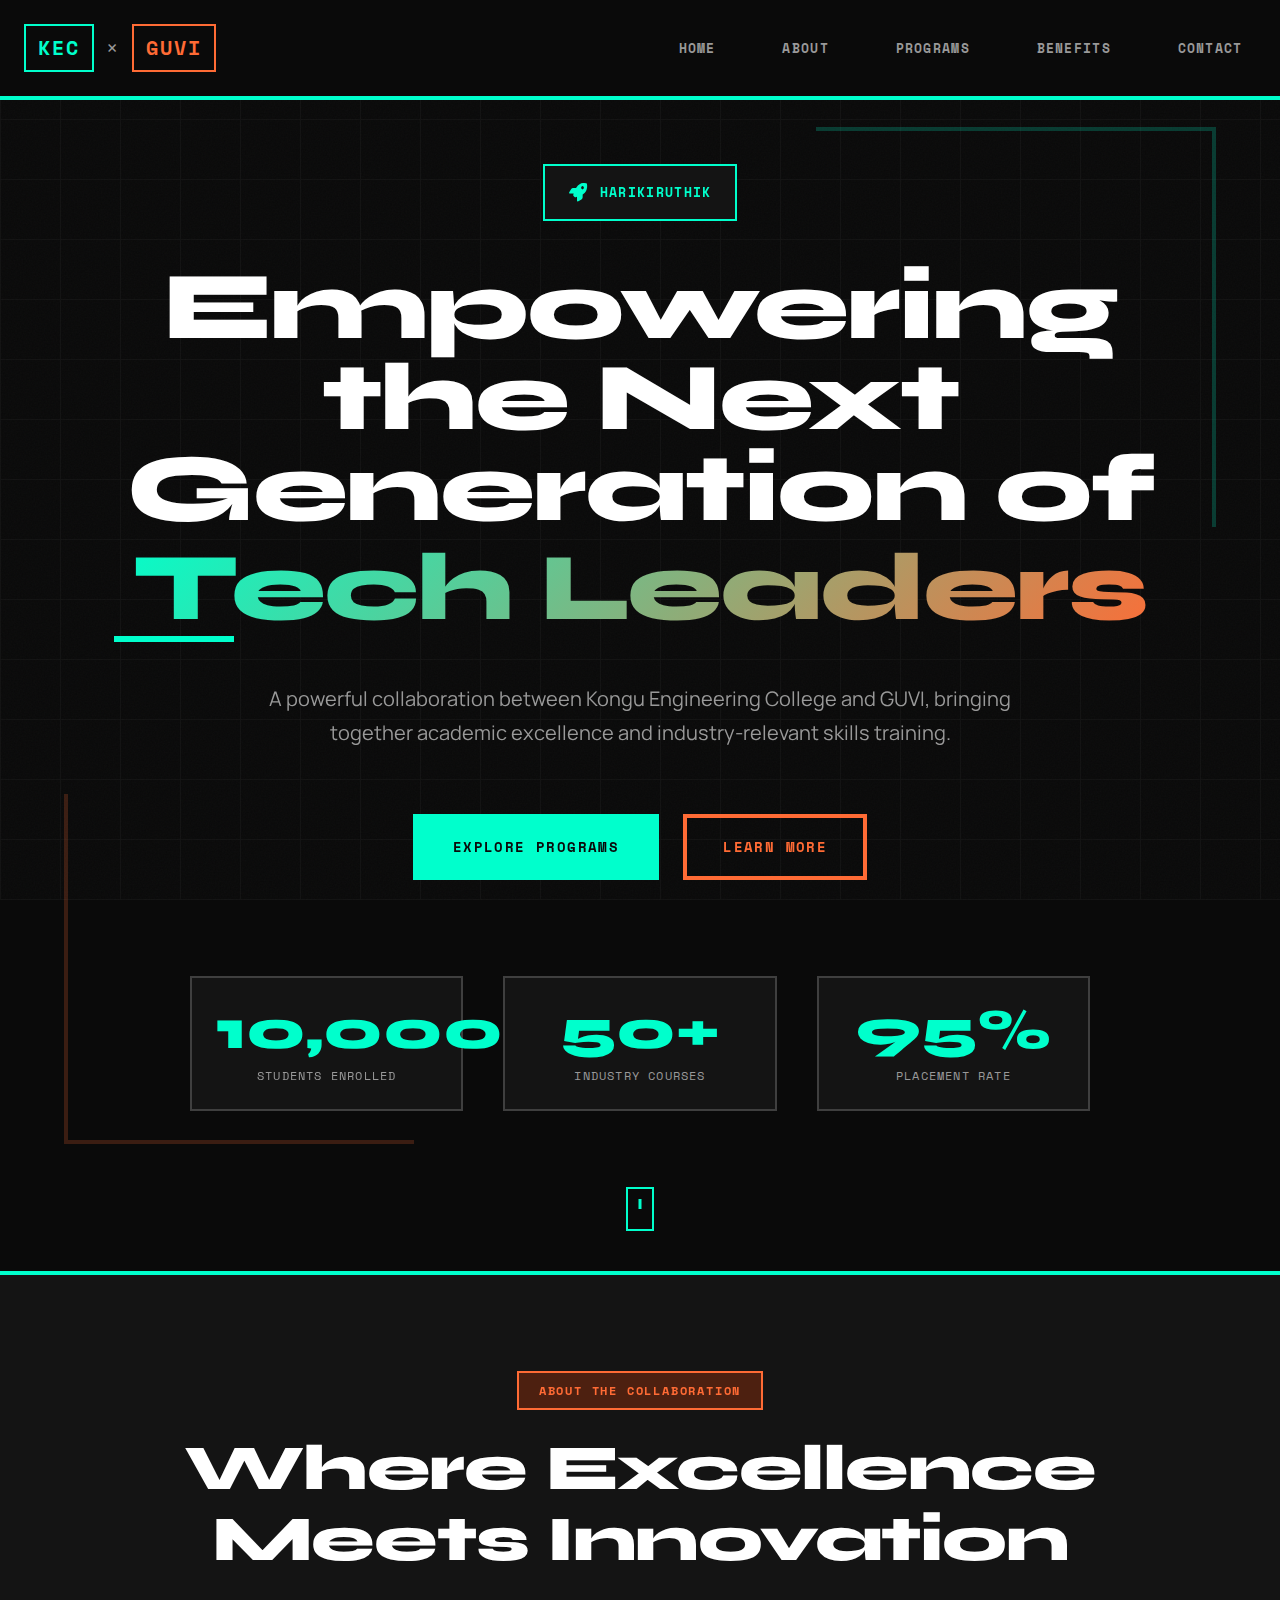
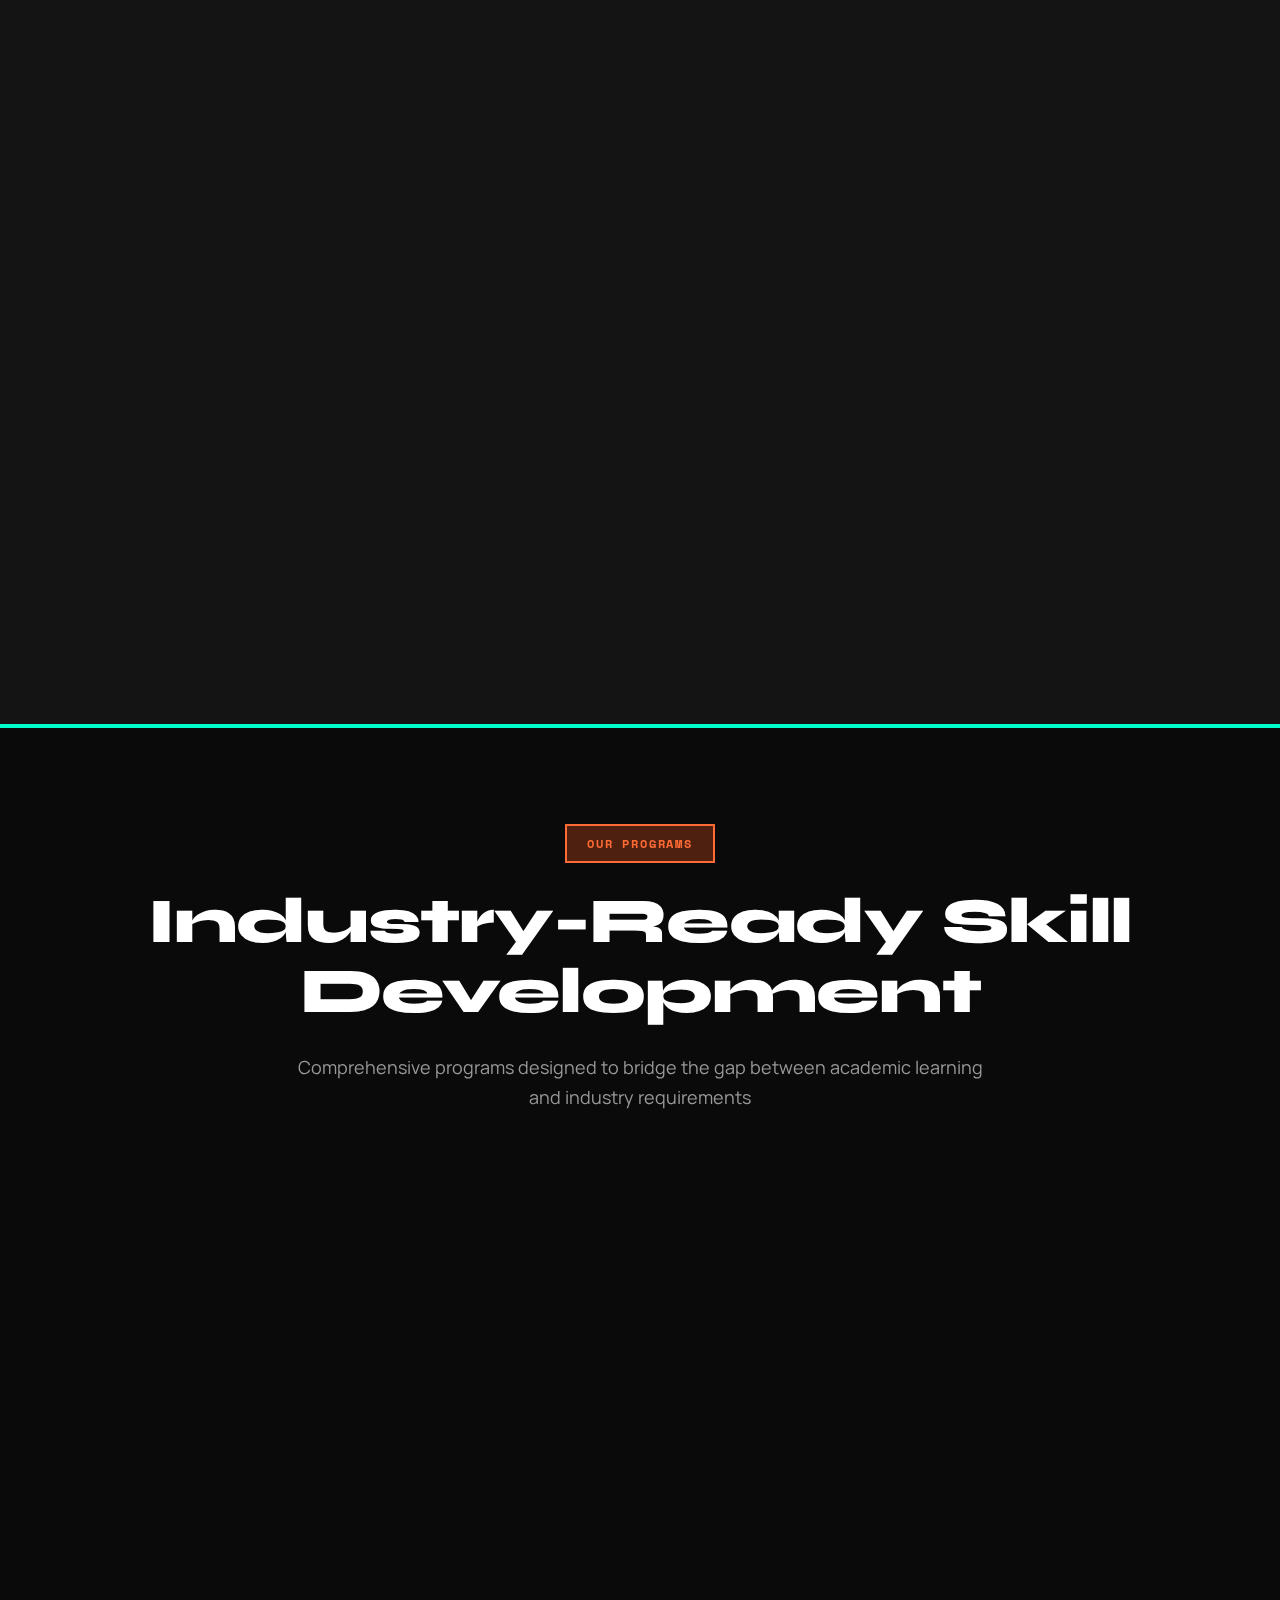
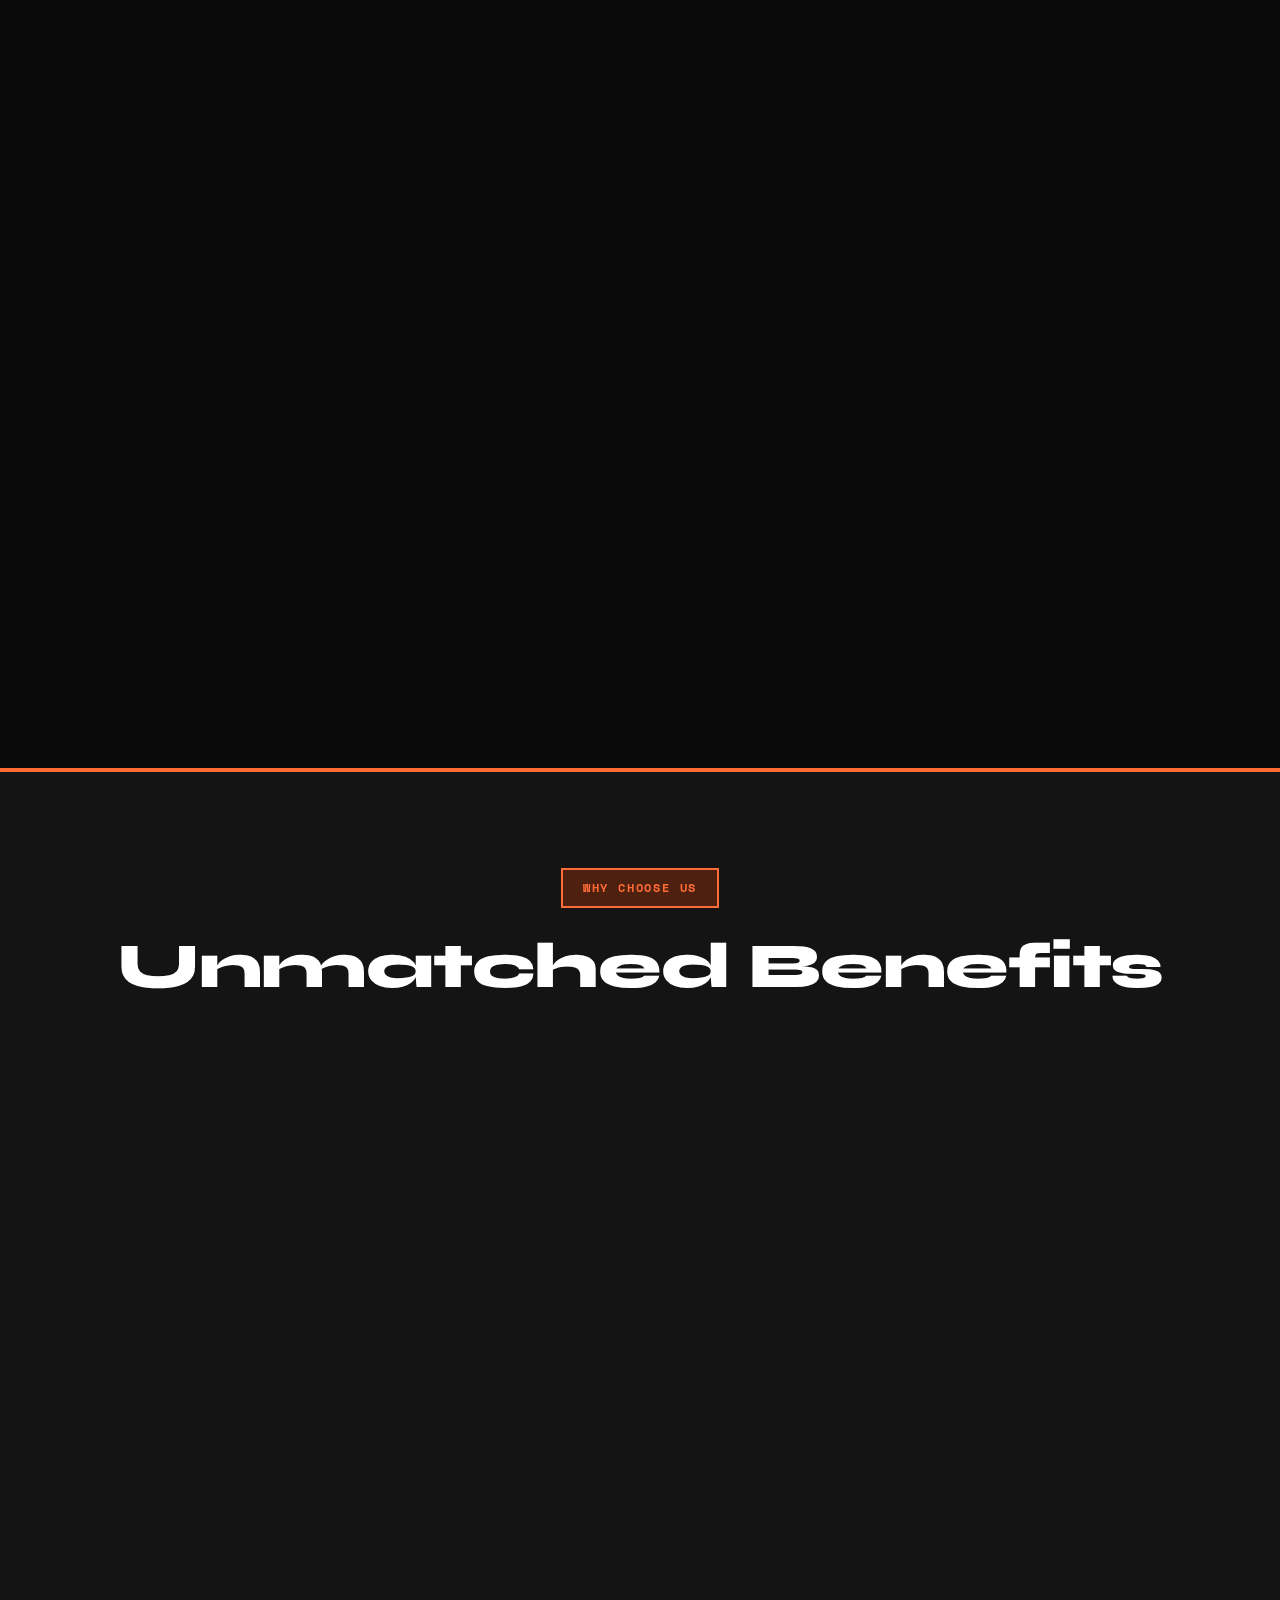
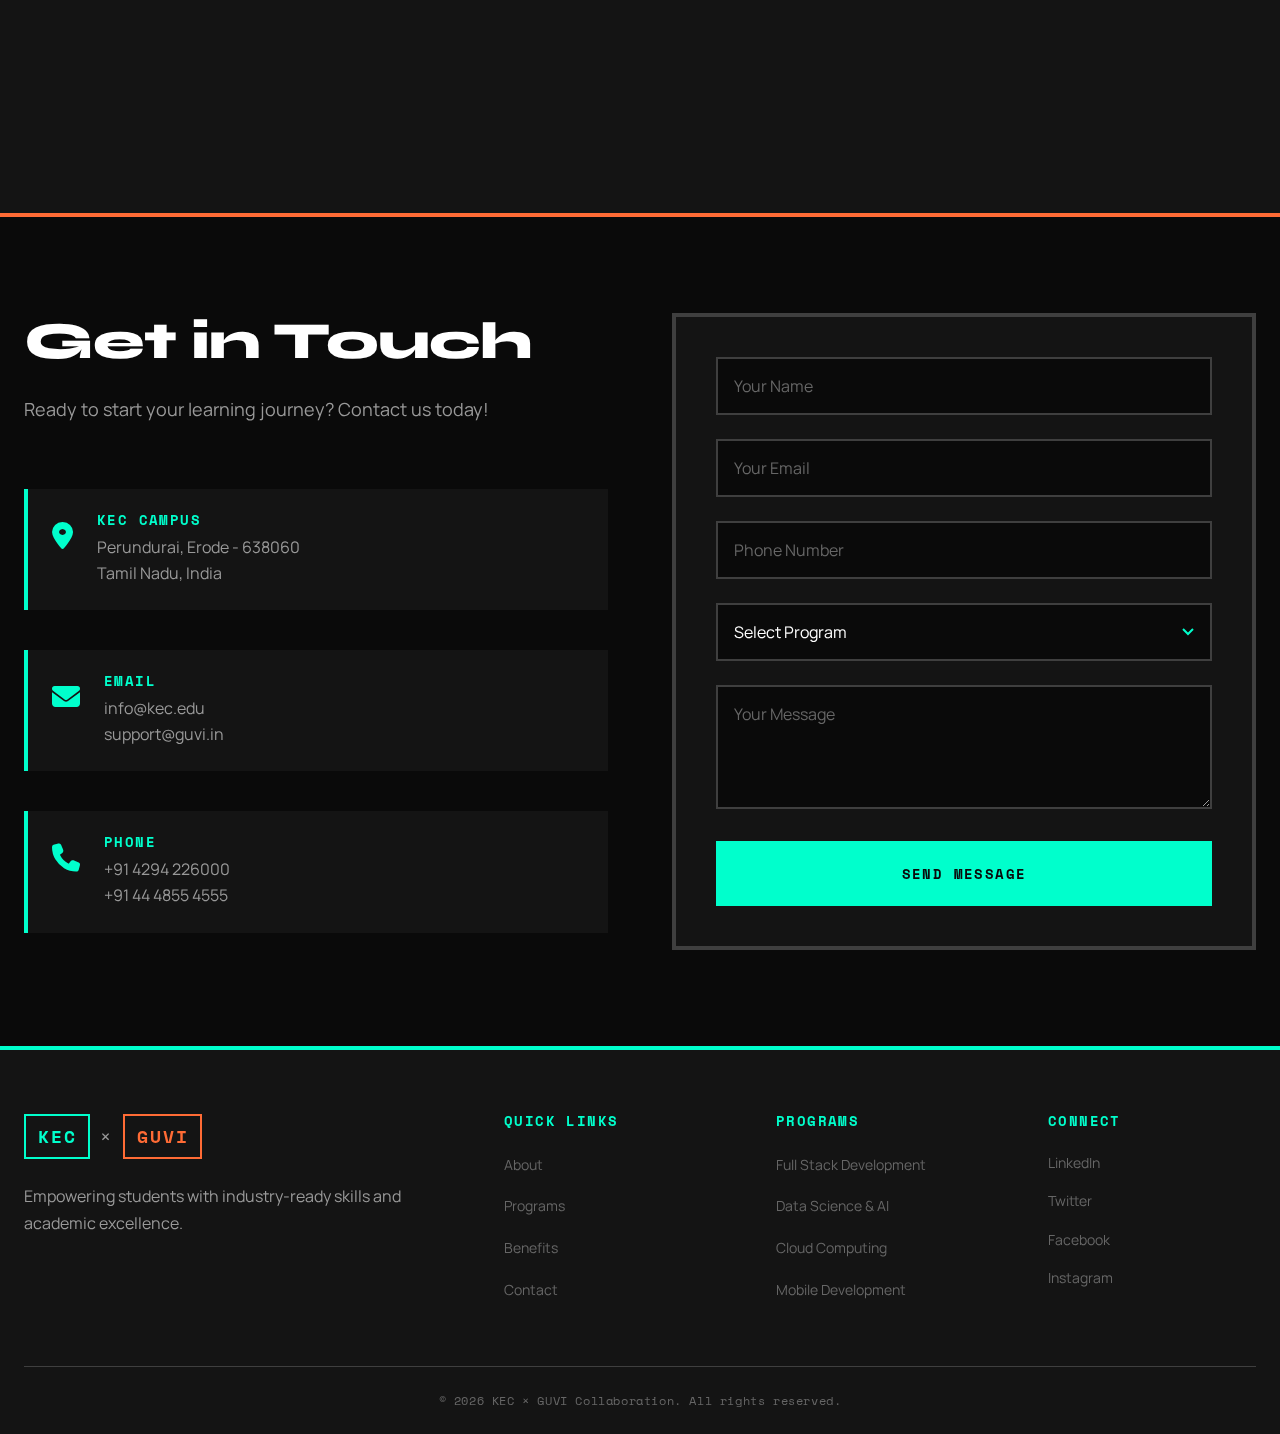
<file: index.html>
<!DOCTYPE html>
<html lang="en">
<head>
    <meta charset="UTF-8">
    <meta name="viewport" content="width=device-width, initial-scale=1.0">
    <title>KEC × GUVI - Empowering Future Tech Leaders</title>
    <meta name="description" content="A strategic collaboration between Kongu Engineering College and GUVI to provide world-class tech education and industry-ready skills.">
    <link rel="preconnect" href="https://fonts.googleapis.com">
    <link rel="preconnect" href="https://fonts.gstatic.com" crossorigin>
    <link href="https://fonts.googleapis.com/css2?family=Syne:wght@400;600;700;800&family=Manrope:wght@300;400;500;600;700&family=Space+Mono:wght@400;700&display=swap" rel="stylesheet">
    <link rel="stylesheet" href="https://cdnjs.cloudflare.com/ajax/libs/font-awesome/6.5.1/css/all.min.css">
    <style>
        /* ===== DESIGN SYSTEM: DARK TECHNICAL BRUTALISM ===== */
:root {
    /* Core Colors - High Contrast Dark Theme */
    --noir: #0a0a0a;
    --coal: #141414;
    --charcoal: #1f1f1f;
    --slate: #2a2a2a;
    --zinc: #3f3f3f;
    
    /* Accent Colors - Bright Technical */
    --cyan: #00FFCC;
    --cyan-dim: #00E5B8;
    --cyan-dark: #00332B;
    --orange: #FF6B35;
    --orange-dim: #FF8860;
    --orange-dark: #4D2010;
    
    /* Neutrals */
    --white: #FFFFFF;
    --off-white: #F5F5F5;
    --gray: #999999;
    --gray-dark: #666666;
    
    /* Typography Scale */
    --font-display: 'Syne', sans-serif;
    --font-body: 'Manrope', sans-serif;
    --font-mono: 'Space Mono', monospace;
    
    /* Spacing */
    --space-xs: 8px;
    --space-sm: 16px;
    --space-md: 24px;
    --space-lg: 40px;
    --space-xl: 64px;
    --space-2xl: 96px;
    
    /* Borders */
    --border-thin: 1px;
    --border-normal: 2px;
    --border-thick: 4px;
    --border-heavy: 6px;
    
    /* Transitions */
    --ease-out: cubic-bezier(0.33, 1, 0.68, 1);
    --ease-in-out: cubic-bezier(0.65, 0, 0.35, 1);
}

/* ===== RESET & FOUNDATIONS ===== */
*, *::before, *::after {
    margin: 0;
    padding: 0;
    box-sizing: border-box;
}

html {
    scroll-behavior: smooth;
    -webkit-font-smoothing: antialiased;
    -moz-osx-font-smoothing: grayscale;
}

body {
    font-family: var(--font-body);
    font-size: 16px;
    line-height: 1.6;
    color: var(--off-white);
    background: var(--noir);
    overflow-x: hidden;
    position: relative;
    cursor: crosshair;
}

/* Custom Cursors */
a, button, .btn, .nav-toggle {
    cursor: pointer;
}

a:hover, button:hover, .btn:hover {
    cursor: url('data:image/svg+xml;utf8,<svg xmlns="http://www.w3.org/2000/svg" width="32" height="32" viewBox="0 0 32 32"><rect x="14" y="0" width="4" height="32" fill="%2300FFCC"/><rect x="0" y="14" width="32" height="4" fill="%2300FFCC"/></svg>') 16 16, pointer;
}

input, textarea, select {
    cursor: url('data:image/svg+xml;utf8,<svg xmlns="http://www.w3.org/2000/svg" width="24" height="24" viewBox="0 0 24 24"><line x1="12" y1="0" x2="12" y2="24" stroke="%2300FFCC" stroke-width="2"/></svg>') 12 12, text;
}

.program-card:hover, .benefit-card:hover, .about-card:hover {
    cursor: url('data:image/svg+xml;utf8,<svg xmlns="http://www.w3.org/2000/svg" width="28" height="28" viewBox="0 0 28 28"><rect x="4" y="4" width="20" height="20" fill="none" stroke="%23FF6B35" stroke-width="3"/><circle cx="14" cy="14" r="2" fill="%23FF6B35"/></svg>') 14 14, pointer;
}

.nav-links a:hover {
    cursor: url('data:image/svg+xml;utf8,<svg xmlns="http://www.w3.org/2000/svg" width="24" height="24" viewBox="0 0 24 24"><polygon points="12,2 20,12 12,22 4,12" fill="none" stroke="%2300FFCC" stroke-width="2"/></svg>') 12 12, pointer;
}

/* Technical Grid Background */
body::before {
    content: '';
    position: fixed;
    top: 0;
    left: 0;
    right: 0;
    bottom: 0;
    background-image: 
        linear-gradient(90deg, var(--charcoal) 1px, transparent 1px),
        linear-gradient(0deg, var(--charcoal) 1px, transparent 1px);
    background-size: 60px 60px;
    opacity: 0.4;
    z-index: 0;
    pointer-events: none;
}

/* Subtle Noise Texture */
body::after {
    content: '';
    position: fixed;
    top: 0;
    left: 0;
    right: 0;
    bottom: 0;
    background-image: url("data:image/svg+xml,%3Csvg viewBox='0 0 400 400' xmlns='http://www.w3.org/2000/svg'%3E%3Cfilter id='noiseFilter'%3E%3CfeTurbulence type='fractalNoise' baseFrequency='1.5' numOctaves='3' stitchTiles='stitch'/%3E%3C/filter%3E%3Crect width='100%25' height='100%25' filter='url(%23noiseFilter)'/%3E%3C/svg%3E");
    opacity: 0.03;
    z-index: 0;
    pointer-events: none;
}

h1, h2, h3, h4, h5, h6 {
    font-family: var(--font-display);
    font-weight: 800;
    line-height: 1;
    letter-spacing: -0.02em;
}

a {
    text-decoration: none;
    color: inherit;
}

ul {
    list-style: none;
}

.container {
    max-width: 1400px;
    margin: 0 auto;
    padding: 0 var(--space-md);
    position: relative;
    z-index: 1;
}

/* ===== NAVIGATION - BRUTALIST FIXED HEADER ===== */
.navbar {
    position: fixed;
    top: 0;
    left: 0;
    right: 0;
    background: var(--noir);
    border-bottom: var(--border-thick) solid var(--cyan);
    z-index: 1000;
    transition: all 0.3s var(--ease-out);
}

.navbar.scrolled {
    border-bottom-color: var(--orange);
    box-shadow: 0 8px 32px rgba(0, 255, 204, 0.1);
}

.nav-content {
    display: flex;
    justify-content: space-between;
    align-items: center;
    padding: var(--space-md) 0;
}

.logo {
    font-family: var(--font-mono);
    font-size: 20px;
    font-weight: 700;
    display: flex;
    align-items: center;
    gap: 12px;
    text-transform: uppercase;
    letter-spacing: 0.1em;
}

.logo-kec {
    color: var(--cyan);
    padding: 6px 12px;
    border: var(--border-normal) solid var(--cyan);
}

.logo-divider {
    color: var(--gray);
    font-weight: 400;
}

.logo-guvi {
    color: var(--orange);
    padding: 6px 12px;
    border: var(--border-normal) solid var(--orange);
}

.nav-links {
    display: flex;
    gap: var(--space-lg);
    align-items: center;
}

.nav-links a {
    font-family: var(--font-mono);
    font-size: 13px;
    font-weight: 700;
    color: var(--gray);
    text-transform: uppercase;
    letter-spacing: 0.1em;
    position: relative;
    transition: color 0.3s var(--ease-out);
}

.nav-links a::before {
    content: '[';
    margin-right: 4px;
    color: var(--cyan);
    opacity: 0;
    transition: opacity 0.3s var(--ease-out);
}

.nav-links a::after {
    content: ']';
    margin-left: 4px;
    color: var(--cyan);
    opacity: 0;
    transition: opacity 0.3s var(--ease-out);
}

.nav-links a:hover {
    color: var(--white);
}

.nav-links a:hover::before,
.nav-links a:hover::after {
    opacity: 1;
}

.nav-toggle {
    display: none;
    flex-direction: column;
    gap: 6px;
    background: none;
    border: none;
    cursor: pointer;
    padding: var(--space-xs);
}

.nav-toggle span {
    width: 28px;
    height: 3px;
    background: var(--cyan);
    transition: all 0.3s var(--ease-out);
}

/* ===== HERO - TECHNICAL DOMINANCE ===== */
.hero {
    min-height: 100vh;
    display: flex;
    align-items: center;
    justify-content: center;
    position: relative;
    padding-top: 100px;
    overflow: hidden;
}

.hero-background {
    position: absolute;
    top: 0;
    left: 0;
    right: 0;
    bottom: 0;
    z-index: 0;
}

/* Animated Corner Accents */
.hero-background::before {
    content: '';
    position: absolute;
    top: 10%;
    right: 5%;
    width: 400px;
    height: 400px;
    border: var(--border-thick) solid var(--cyan);
    border-left: none;
    border-bottom: none;
    opacity: 0.2;
    animation: rotate-accent 20s linear infinite;
}

.hero-background::after {
    content: '';
    position: absolute;
    bottom: 10%;
    left: 5%;
    width: 350px;
    height: 350px;
    border: var(--border-thick) solid var(--orange);
    border-right: none;
    border-top: none;
    opacity: 0.2;
    animation: rotate-accent-reverse 15s linear infinite;
}

@keyframes rotate-accent {
    from { transform: rotate(0deg); }
    to { transform: rotate(360deg); }
}

@keyframes rotate-accent-reverse {
    from { transform: rotate(0deg); }
    to { transform: rotate(-360deg); }
}

.hero-content {
    text-align: center;
    max-width: 1100px;
    margin: 0 auto;
    padding: var(--space-xl) var(--space-md);
    position: relative;
    z-index: 1;
}

.hero-badge {
    display: inline-flex;
    align-items: center;
    gap: 12px;
    background: var(--coal);
    border: var(--border-normal) solid var(--cyan);
    padding: 12px 24px;
    font-family: var(--font-mono);
    font-size: 13px;
    font-weight: 700;
    color: var(--cyan);
    text-transform: uppercase;
    letter-spacing: 0.1em;
    margin-bottom: var(--space-lg);
    animation: slide-down 0.8s var(--ease-out);
}

.badge-icon {
    font-size: 18px;
    animation: pulse 2s ease-in-out infinite;
    color: var(--cyan);
}

@keyframes pulse {
    0%, 100% { transform: scale(1); }
    50% { transform: scale(1.1); }
}

.hero-title {
    font-size: clamp(48px, 8vw, 96px);
    font-weight: 800;
    margin-bottom: var(--space-lg);
    line-height: 0.95;
    color: var(--white);
    animation: slide-up 0.8s var(--ease-out) 0.2s both;
}

.gradient-text {
    display: block;
    background: linear-gradient(135deg, var(--cyan) 0%, var(--orange) 100%);
    -webkit-background-clip: text;
    -webkit-text-fill-color: transparent;
    background-clip: text;
    position: relative;
    padding: var(--space-xs) 0;
}

.gradient-text::before {
    content: '';
    position: absolute;
    left: 0;
    bottom: 0;
    width: 120px;
    height: var(--border-heavy);
    background: var(--cyan);
    animation: slide-right 0.8s var(--ease-out) 0.6s both;
}

.hero-subtitle {
    font-size: clamp(16px, 2vw, 20px);
    color: var(--gray);
    margin-bottom: var(--space-xl);
    max-width: 800px;
    margin-left: auto;
    margin-right: auto;
    line-height: 1.7;
    animation: fade-in 0.8s ease 0.4s both;
}

.hero-cta {
    display: flex;
    gap: var(--space-md);
    justify-content: center;
    flex-wrap: wrap;
    margin-bottom: var(--space-2xl);
    animation: fade-in 0.8s ease 0.6s both;
}

.btn {
    padding: 18px 36px;
    font-family: var(--font-mono);
    font-size: 14px;
    font-weight: 700;
    text-transform: uppercase;
    letter-spacing: 0.1em;
    cursor: pointer;
    border: var(--border-thick) solid;
    transition: all 0.3s var(--ease-out);
    position: relative;
    overflow: hidden;
}

.btn::before {
    content: '';
    position: absolute;
    top: 0;
    left: -100%;
    width: 100%;
    height: 100%;
    transition: left 0.4s var(--ease-out);
    z-index: -1;
}

.btn-primary {
    background: var(--cyan);
    border-color: var(--cyan);
    color: var(--noir);
}

.btn-primary::before {
    background: var(--white);
}

.btn-primary:hover::before {
    left: 0;
}

.btn-primary:hover {
    transform: translate(-4px, -4px);
    box-shadow: 4px 4px 0 var(--cyan);
}

.btn-secondary {
    background: transparent;
    border-color: var(--orange);
    color: var(--orange);
}

.btn-secondary::before {
    background: var(--orange);
}

.btn-secondary:hover {
    color: var(--noir);
    transform: translate(-4px, -4px);
    box-shadow: 4px 4px 0 var(--orange);
}

.btn-secondary:hover::before {
    left: 0;
}

.btn-full {
    width: 100%;
}

.hero-stats {
    display: grid;
    grid-template-columns: repeat(auto-fit, minmax(200px, 1fr));
    gap: var(--space-lg);
    margin: 0 auto;
    max-width: 900px;
    animation: fade-in 0.8s ease 0.8s both;
}

.stat-item {
    text-align: center;
    padding: var(--space-md);
    background: var(--coal);
    border: var(--border-normal) solid var(--zinc);
    position: relative;
    transition: all 0.3s var(--ease-out);
}

.stat-item::before {
    content: '';
    position: absolute;
    top: -2px;
    left: -2px;
    right: -2px;
    bottom: -2px;
    border: var(--border-normal) solid var(--cyan);
    opacity: 0;
    transition: opacity 0.3s var(--ease-out);
}

.stat-item:hover::before {
    opacity: 1;
}

.stat-number {
    font-family: var(--font-display);
    font-size: clamp(36px, 5vw, 56px);
    font-weight: 800;
    color: var(--cyan);
    margin-bottom: var(--space-xs);
    line-height: 1;
}

.stat-label {
    font-family: var(--font-mono);
    font-size: 12px;
    color: var(--gray);
    text-transform: uppercase;
    letter-spacing: 0.1em;
}

.scroll-indicator {
    position: absolute;
    bottom: 40px;
    left: 50%;
    transform: translateX(-50%);
}

.mouse {
    width: 28px;
    height: 44px;
    border: var(--border-normal) solid var(--cyan);
    position: relative;
    animation: bounce-mouse 2s infinite;
}

.mouse::before {
    content: '';
    position: absolute;
    top: 10px;
    left: 50%;
    transform: translateX(-50%);
    width: 3px;
    height: 10px;
    background: var(--cyan);
    animation: scroll-dot 2s infinite;
}

@keyframes bounce-mouse {
    0%, 100% { transform: translateX(-50%) translateY(0); }
    50% { transform: translateX(-50%) translateY(-12px); }
}

@keyframes scroll-dot {
    0% { opacity: 1; transform: translateX(-50%) translateY(0); }
    100% { opacity: 0; transform: translateX(- 50%) translateY(15px); }
}

/* Animation Keyframes */
@keyframes slide-down {
    from {
        opacity: 0;
        transform: translateY(-30px);
    }
    to {
        opacity: 1;
        transform: translateY(0);
    }
}

@keyframes slide-up {
    from {
        opacity: 0;
        transform: translateY(30px);
    }
    to {
        opacity: 1;
        transform: translateY(0);
    }
}

@keyframes slide-right {
    from {
        width: 0;
    }
    to {
        width: 120px;
    }
}

@keyframes fade-in {
    from {
        opacity: 0;
    }
    to {
        opacity: 1;
    }
}

/* ===== SECTIONS ===== */
section {
    padding: var(--space-2xl) 0;
    position: relative;
}

.section-header {
    text-align: center;
    margin-bottom: var(--space-xl);
}

.section-tag {
    display: inline-block;
    font-family: var(--font-mono);
    font-size: 12px;
    font-weight: 700;
    text-transform: uppercase;
    letter-spacing: 0.15em;
    color: var(--orange);
    padding: 8px 20px;
    border: var(--border-normal) solid var(--orange);
    background: var(--orange-dark);
    margin-bottom: var(--space-md);
}

.section-title {
    font-size: clamp(36px, 6vw, 64px);
    color: var(--white);
    margin-bottom: var(--space-md);
    line-height: 1.1;
}

.section-description {
    font-size: 18px;
    color: var(--gray);
    max-width: 700px;
    margin: 0 auto;
    line-height: 1.7;
}

/* ===== ABOUT SECTION ===== */
.about {
    background: var(--coal);
    border-top: var(--border-thick) solid var(--cyan);
    border-bottom: var(--border-thick) solid var(--cyan);
}

.about-grid {
    display: grid;
    grid-template-columns: repeat(auto-fit, minmax(450px, 1fr));
    gap: var(--space-lg);
}

.about-card {
    background: var(--noir);
    padding: var(--space-lg);
    border: var(--border-thick) solid var(--zinc);
    position: relative;
    transition: all 0.4s var(--ease-out);
}

.about-card::before {
    content: '';
    position: absolute;
    top: -4px;
    left: -4px;
    right: -4px;
    bottom: -4px;
    z-index: -1;
    opacity: 0;
    transition: opacity 0.4s var(--ease-out);
}

.kec-card::before {
    background: var(--cyan);
}

.guvi-card::before {
    background: var(--orange);
}

.about-card:hover {
    border-color: transparent;
    transform: translate(-4px, -4px);
}

.about-card:hover::before {
    opacity: 1;
}

.card-icon {
    font-size: 56px;
    margin-bottom: var(--space-md);
    color: var(--cyan);
}

.guvi-card .card-icon {
    color: var(--orange);
}

.about-card h3 {
    font-size: 32px;
    color: var(--white);
    margin-bottom: var(--space-md);
}

.about-card p {
    color: var(--gray);
    margin-bottom: var(--space-md);
    line-height: 1.8;
}

.feature-list {
    display: grid;
    gap: var(--space-sm);
}

.feature-list li {
    font-family: var(--font-mono);
    font-size: 13px;
    color: var(--gray);
    padding-left: var(--space-md);
    position: relative;
}

.feature-list li::before {
    content: '▸';
    position: absolute;
    left: 0;
    color: var(--cyan);
    font-size: 16px;
}

.guvi-card .feature-list li::before {
    color: var(--orange);
}

/* ===== PROGRAMS SECTION ===== */
.programs {
    background: var(--noir);
}

.programs-grid {
    display: grid;
    grid-template-columns: repeat(auto-fit, minmax(350px, 1fr));
    gap: var(--space-lg);
}

.program-card {
    background: var(--coal);
    padding: var(--space-lg);
    border: var(--border-normal) solid var(--zinc);
    position: relative;
    transition: all 0.4s var(--ease-out);
}

.program-card::after {
    content: '';
    position: absolute;
    bottom: 0;
    left: 0;
    width: 0;
    height: var(--border-thick);
    background: var(--cyan);
    transition: width 0.4s var(--ease-out);
}

.program-card:hover {
    border-color: var(--cyan);
    transform: translateY(-8px);
}

.program-card:hover::after {
    width: 100%;
}

.program-header {
    display: flex;
    justify-content: space-between;
    align-items: flex-start;
    margin-bottom: var(--space-md);
}

.program-icon {
    font-size: 44px;
    color: var(--cyan);
}

.program-badge {
    font-family: var(--font-mono);
    font-size: 10px;
    font-weight: 700;
    text-transform: uppercase;
    letter-spacing: 0.1em;
    background: var(--orange);
    color: var(--noir);
    padding: 6px 12px;
}

.program-card h3 {
    font-size: 26px;
    color: var(--white);
    margin-bottom: var(--space-sm);
}

.program-card p {
    color: var(--gray);
    margin-bottom: var(--space-md);
    line-height: 1.7;
}

.program-features {
    display: grid;
    gap: 10px;
    margin-bottom: var(--space-md);
}

.program-features li {
    font-family: var(--font-mono);
    font-size: 13px;
    color: var(--gray-dark);
    padding-left: var(--space-md);
    position: relative;
}

.program-features li::before {
    content: '→';
    position: absolute;
    left: 0;
    color: var(--cyan);
}

.program-link {
    font-family: var(--font-mono);
    font-size: 13px;
    font-weight: 700;
    color: var(--cyan);
    text-transform: uppercase;
    letter-spacing: 0.1em;
    display: inline-flex;
    align-items: center;
    transition: all 0.3s var(--ease-out);
}

.program-link:hover {
    transform: translateX(8px);
    color: var(--white);
}

/* ===== BENEFITS SECTION ===== */
.benefits {
    background: var(--coal);
    border-top: var(--border-thick) solid var(--orange);
    border-bottom: var(--border-thick) solid var(--orange);
}

.benefits-grid {
    display: grid;
    grid-template-columns: repeat(auto-fit, minmax(300px, 1fr));
    gap: var(--space-lg);
}

.benefit-card {
    background: var(--noir);
    padding: var(--space-lg);
    border: var(--border-normal) solid var(--zinc);
    text-align: center;
    transition: all 0.4s var(--ease-out);
    position: relative;
}

.benefit-card::before {
    content: '';
    position: absolute;
    top: 0;
    left: 0;
    width: 0;
    height: 100%;
    background: var(--orange-dark);
    transition: width 0.4s var(--ease-out);
    z-index: 0;
}

.benefit-card:hover::before {
    width: 100%;
}

.benefit-card:hover {
    border-color: var(--orange);
}

.benefit-icon {
    font-size: 52px;
    margin-bottom: var(--space-md);
    display: inline-block;
    transition: transform 0.4s var(--ease-out);
    position: relative;
    z-index: 1;
    color: var(--orange);
}

.benefit-card:hover .benefit-icon {
    transform: scale(1.15) rotate(-5deg);
}

.benefit-card h3 {
    font-size: 22px;
    color: var(--white);
    margin-bottom: var(--space-sm);
    position: relative;
    z-index: 1;
}

.benefit-card p {
    color: var(--gray);
    line-height: 1.7;
    position: relative;
    z-index: 1;
}

/* ===== CONTACT SECTION ===== */
.contact {
    background: var(--noir);
}

.contact-content {
    display: grid;
    grid-template-columns: 1fr 1fr;
    gap: var(--space-xl);
    align-items: start;
}

.contact-info h2 {
    font-size: clamp(36px, 5vw, 52px);
    color: var(--white);
    margin-bottom: var(--space-md);
    line-height: 1.1;
}

.contact-info > p {
    color: var(--gray);
    font-size: 18px;
    margin-bottom: var(--space-xl);
    line-height: 1.7;
}

.contact-details {
    display: grid;
    gap: var(--space-lg);
}

.contact-item {
    display: flex;
    gap: var(--space-md);
    padding: var(--space-md);
    border-left: var(--border-thick) solid var(--cyan);
    background: var(--coal);
}

.contact-icon {
    font-size: 28px;
    flex-shrink: 0;
    color: var(--cyan);
}

.contact-item h4 {
    font-family: var(--font-mono);
    font-size: 14px;
    text-transform: uppercase;
    letter-spacing: 0.1em;
    margin-bottom: var(--space-xs);
    color: var(--cyan);
}

.contact-item p {
    color: var(--gray);
    line-height: 1.6;
}

.contact-form-wrapper {
    background: var(--coal);
    padding: var(--space-lg);
    border: var(--border-thick) solid var(--zinc);
}

.contact-form {
    display: grid;
    gap: var(--space-md);
}

.form-group input,
.form-group select,
.form-group textarea {
    width: 100%;
    padding: 16px;
    font-family: var(--font-body);
    font-size: 16px;
    background: var(--noir);
    border: var(--border-normal) solid var(--zinc);
    color: var(--white);
    transition: all 0.3s var(--ease-out);
}

.form-group input::placeholder,
.form-group textarea::placeholder {
    color: var(--gray-dark);
}

.form-group input:focus,
.form-group select:focus,
.form-group textarea:focus {
    outline: none;
    border-color: var(--cyan);
    background: var(--charcoal);
}

.form-group select {
    cursor: pointer;
    appearance: none;
    background-image: url("data:image/svg+xml,%3Csvg width='12' height='8' viewBox='0 0 12 8' fill='none' xmlns='http://www.w3.org/2000/svg'%3E%3Cpath d='M1 1L6 6L11 1' stroke='%2300FFCC' stroke-width='2'/%3E%3C/svg%3E");
    background-repeat: no-repeat;
    background-position: right 16px center;
    padding-right: 40px;
}

.form-group select option {
    background: var(--coal);
}

.form-group textarea {
    resize: vertical;
    min-height: 120px;
}

/* ===== FOOTER ===== */
.footer {
    background: var(--coal);
    border-top: var(--border-thick) solid var(--cyan);
    padding: var(--space-xl) 0 var(--space-md);
}

.footer-content {
    display: grid;
    grid-template-columns: 2fr 1fr 1fr 1fr;
    gap: var(--space-xl);
    margin-bottom: var(--space-xl);
}

.footer-logo {
    font-family: var(--font-mono);
    font-size: 18px;
    font-weight: 700;
    display: flex;
    align-items: center;
    gap: 10px;
    text-transform: uppercase;
    letter-spacing: 0.1em;
    margin-bottom: var(--space-md);
}

.footer-section p {
    color: var(--gray);
    line-height: 1.7;
}

.footer-section h4 {
    font-family: var(--font-mono);
    font-size: 14px;
    text-transform: uppercase;
    letter-spacing: 0.1em;
    color: var(--cyan);
    margin-bottom: var(--space-md);
}

.footer-section ul {
    display: grid;
    gap: var(--space-sm);
}

.footer-section ul a {
    font-size: 14px;
    color: var(--gray-dark);
    transition: all 0.3s var(--ease-out);
    display: inline-block;
}

.footer-section ul a:hover {
    color: var(--white);
    transform: translateX(6px);
}

.social-links {
    display: flex;
    flex-direction: column;
    gap: var(--space-sm);
}

.social-link {
    font-size: 14px;
    color: var(--gray-dark);
    transition: color 0.3s var(--ease-out);
}

.social-link:hover {
    color: var(--orange);
}

.footer-bottom {
    text-align: center;
    padding-top: var(--space-md);
    border-top: var(--border-thin) solid var(--zinc);
}

.footer-bottom p {
    font-family: var(--font-mono);
    font-size: 12px;
    color: var(--gray-dark);
    letter-spacing: 0.05em;
}

/* ===== RESPONSIVE DESIGN ===== */
@media (max-width: 1024px) {
    .about-grid {
        grid-template-columns: 1fr;
    }
    
    .contact-content {
        grid-template-columns: 1fr;
    }
    
    .footer-content {
        grid-template-columns: 1fr 1fr;
    }
}

@media (max-width: 768px) {
    :root {
        --space-xl: 48px;
        --space-2xl: 72px;
    }
    
    .nav-links {
        position: fixed;
        top: 77px;
        left: -100%;
        width: 100%;
        height: calc(100vh - 77px);
        background: var(--noir);
        flex-direction: column;
        justify-content: flex-start;
        align-items: flex-start;
        padding: var(--space-lg);
        gap: var(--space-md);
        transition: left 0.4s var(--ease-out);
        border-top: var(--border-thick) solid var(--cyan);
        overflow-y: auto;
    }
    
    .nav-links.active {
        left: 0;
    }
    
    .nav-links a {
        font-size: 16px;
        width: 100%;
        padding: var(--space-sm) 0;
        border-bottom: var(--border-thin) solid var(--zinc);
    }
    
    .nav-toggle {
        display: flex;
    }
    
    .hero-cta {
        flex-direction: column;
        align-items: stretch;
    }
    
    .programs-grid,
    .benefits-grid {
        grid-template-columns: 1fr;
    }
    
    .footer-content {
        grid-template-columns: 1fr;
    }
}

@media (max-width: 480px) {
    .about-grid {
        grid-template-columns: 1fr;
    }
    
    .hero-stats {
        grid-template-columns: 1fr;
    }
    
    .programs-grid {
        grid-template-columns: 1fr;
    }
}

    </style>
</head>
<body>
    <!-- Navigation -->
    <nav class="navbar">
        <div class="container">
            <div class="nav-content">
                <div class="logo">
                    <span class="logo-kec">KEC</span>
                    <span class="logo-divider">×</span>
                    <span class="logo-guvi">GUVI</span>
                </div>
                <ul class="nav-links">
                    <li><a href="#home">Home</a></li>
                    <li><a href="#about">About</a></li>
                    <li><a href="#programs">Programs</a></li>
                    <li><a href="#benefits">Benefits</a></li>
                    <li><a href="#contact">Contact</a></li>
                </ul>
                <button class="nav-toggle" id="navToggle">
                    <span></span>
                    <span></span>
                    <span></span>
                </button>
            </div>
        </div>
    </nav>

    <!-- Hero Section -->
    <section id="home" class="hero">
        <div class="hero-background"></div>
        <div class="container">
            <div class="hero-content">
                <div class="hero-badge">
                    <span class="badge-icon"><i class="fas fa-rocket"></i></span>
                    <span>Harikiruthik</span>
                </div>
                <h1 class="hero-title">
                    Empowering the Next Generation of
                    <span class="gradient-text">Tech Leaders</span>
                </h1>
                <p class="hero-subtitle">
                    A powerful collaboration between Kongu Engineering College and GUVI, 
                    bringing together academic excellence and industry-relevant skills training.
                </p>
                <div class="hero-cta">
                    <a href="#programs" class="btn btn-primary">Explore Programs</a>
                    <a href="#about" class="btn btn-secondary">Learn More</a>
                </div>
                <div class="hero-stats">
                    <div class="stat-item">
                        <div class="stat-number">10,000+</div>
                        <div class="stat-label">Students Enrolled</div>
                    </div>
                    <div class="stat-item">
                        <div class="stat-number">50+</div>
                        <div class="stat-label">Industry Courses</div>
                    </div>
                    <div class="stat-item">
                        <div class="stat-number">95%</div>
                        <div class="stat-label">Placement Rate</div>
                    </div>
                </div>
            </div>
        </div>
        <div class="scroll-indicator">
            <div class="mouse"></div>
        </div>
    </section>

    <!-- About Section -->
    <section id="about" class="about">
        <div class="container">
            <div class="section-header">
                <span class="section-tag">About the Collaboration</span>
                <h2 class="section-title">Where Excellence Meets Innovation</h2>
            </div>
            <div class="about-grid">
                <div class="about-card kec-card">
                    <div class="card-icon"><i class="fas fa-graduation-cap"></i></div>
                    <h3>Kongu Engineering College</h3>
                    <p>
                        Established in 1984, KEC is one of South India's premier engineering institutions, 
                        known for academic rigor, research excellence, and holistic student development. 
                        With state-of-the-art infrastructure and experienced faculty, KEC has been shaping 
                        engineering minds for over three decades.
                    </p>
                    <ul class="feature-list">
                        <li>NAAC A+ Accredited</li>
                        <li>NBA Accredited Programs</li>
                        <li>15+ Engineering Departments</li>
                        <li>Strong Industry Connections</li>
                    </ul>
                </div>
                <div class="about-card guvi-card">
                    <div class="card-icon"><i class="fas fa-laptop-code"></i></div>
                    <h3>GUVI Coaching Centre</h3>
                    <p>
                        GUVI is India's leading vernacular EdTech platform, offering industry-relevant 
                        courses in programming, data science, AI/ML, and more. With a mission to make 
                        tech education accessible, GUVI has trained over 2 million learners through 
                        practical, hands-on learning experiences.
                    </p>
                    <ul class="feature-list">
                        <li>IIT Madras & IIM Incubated</li>
                        <li>2M+ Learners Worldwide</li>
                        <li>Industry-Certified Courses</li>
                        <li>Placement Assistance</li>
                    </ul>
                </div>
            </div>
        </div>
    </section>

    <!-- Programs Section -->
    <section id="programs" class="programs">
        <div class="container">
            <div class="section-header">
                <span class="section-tag">Our Programs</span>
                <h2 class="section-title">Industry-Ready Skill Development</h2>
                <p class="section-description">
                    Comprehensive programs designed to bridge the gap between academic learning and industry requirements
                </p>
            </div>
            <div class="programs-grid">
                <div class="program-card">
                    <div class="program-header">
                        <div class="program-icon"><i class="fas fa-globe"></i></div>
                        <span class="program-badge">Popular</span>
                    </div>
                    <h3>Full Stack Development</h3>
                    <p>Master MERN stack, DevOps, and cloud technologies to become a complete web developer.</p>
                    <ul class="program-features">
                        <li>React, Node.js, MongoDB</li>
                        <li>AWS & Docker</li>
                        <li>Real-world Projects</li>
                        <li>6 Months Duration</li>
                    </ul>
                    <a href="#contact" class="program-link">Enroll Now →</a>
                </div>
                <div class="program-card">
                    <div class="program-header">
                        <div class="program-icon"><i class="fas fa-robot"></i></div>
                        <span class="program-badge">Trending</span>
                    </div>
                    <h3>Data Science & AI</h3>
                    <p>Learn Python, machine learning, deep learning, and AI to solve real-world problems.</p>
                    <ul class="program-features">
                        <li>Python & R Programming</li>
                        <li>ML & Deep Learning</li>
                        <li>Industry Datasets</li>
                        <li>8 Months Duration</li>
                    </ul>
                    <a href="#contact" class="program-link">Enroll Now →</a>
                </div>
                <div class="program-card">
                    <div class="program-header">
                        <div class="program-icon"><i class="fas fa-cloud"></i></div>
                        <span class="program-badge">New</span>
                    </div>
                    <h3>Cloud Computing & DevOps</h3>
                    <p>Master AWS, Azure, Kubernetes, and CI/CD pipelines for modern infrastructure.</p>
                    <ul class="program-features">
                        <li>AWS & Azure Certified</li>
                        <li>Kubernetes & Docker</li>
                        <li>CI/CD Automation</li>
                        <li>5 Months Duration</li>
                    </ul>
                    <a href="#contact" class="program-link">Enroll Now →</a>
                </div>
                <div class="program-card">
                    <div class="program-header">
                        <div class="program-icon"><i class="fas fa-mobile-alt"></i></div>
                    </div>
                    <h3>Mobile App Development</h3>
                    <p>Build native and cross-platform mobile applications using Flutter and React Native.</p>
                    <ul class="program-features">
                        <li>Flutter & React Native</li>
                        <li>iOS & Android</li>
                        <li>App Store Deployment</li>
                        <li>4 Months Duration</li>
                    </ul>
                    <a href="#contact" class="program-link">Enroll Now →</a>
                </div>
                <div class="program-card">
                    <div class="program-header">
                        <div class="program-icon"><i class="fas fa-shield-alt"></i></div>
                    </div>
                    <h3>Cybersecurity</h3>
                    <p>Learn ethical hacking, network security, and penetration testing techniques.</p>
                    <ul class="program-features">
                        <li>Ethical Hacking</li>
                        <li>Network Security</li>
                        <li>Security Auditing</li>
                        <li>6 Months Duration</li>
                    </ul>
                    <a href="#contact" class="program-link">Enroll Now →</a>
                </div>
                <div class="program-card">
                    <div class="program-header">
                        <div class="program-icon"><i class="fas fa-microchip"></i></div>
                    </div>
                    <h3>IoT & Embedded Systems</h3>
                    <p>Design and develop smart devices using Arduino, Raspberry Pi, and IoT protocols.</p>
                    <ul class="program-features">
                        <li>Arduino & Raspberry Pi</li>
                        <li>IoT Protocols</li>
                        <li>Hardware Projects</li>
                        <li>5 Months Duration</li>
                    </ul>
                    <a href="#contact" class="program-link">Enroll Now →</a>
                </div>
            </div>
        </div>
    </section>

    <!-- Benefits Section -->
    <section id="benefits" class="benefits">
        <div class="container">
            <div class="section-header">
                <span class="section-tag">Why Choose Us</span>
                <h2 class="section-title">Unmatched Benefits</h2>
            </div>
            <div class="benefits-grid">
                <div class="benefit-card">
                    <div class="benefit-icon"><i class="fas fa-trophy"></i></div>
                    <h3>Industry Certifications</h3>
                    <p>Earn globally recognized certifications that boost your career prospects.</p>
                </div>
                <div class="benefit-card">
                    <div class="benefit-icon"><i class="fas fa-user-tie"></i></div>
                    <h3>Expert Mentorship</h3>
                    <p>Learn from industry professionals with years of real-world experience.</p>
                </div>
                <div class="benefit-card">
                    <div class="benefit-icon"><i class="fas fa-briefcase"></i></div>
                    <h3>Placement Support</h3>
                    <p>Dedicated placement assistance with top tech companies and startups.</p>
                </div>
                <div class="benefit-card">
                    <div class="benefit-icon"><i class="fas fa-tools"></i></div>
                    <h3>Hands-on Projects</h3>
                    <p>Build real-world projects that showcase your skills to employers.</p>
                </div>
                <div class="benefit-card">
                    <div class="benefit-icon"><i class="fas fa-globe-americas"></i></div>
                    <h3>Flexible Learning</h3>
                    <p>Online and offline modes to suit your schedule and learning style.</p>
                </div>
                <div class="benefit-card">
                    <div class="benefit-icon"><i class="fas fa-users"></i></div>
                    <h3>Community Support</h3>
                    <p>Join a vibrant community of learners and alumni for networking.</p>
                </div>
            </div>
        </div>
    </section>

    <!-- Contact Section -->
    <section id="contact" class="contact">
        <div class="container">
            <div class="contact-content">
                <div class="contact-info">
                    <h2>Get in Touch</h2>
                    <p>Ready to start your learning journey? Contact us today!</p>
                    <div class="contact-details">
                        <div class="contact-item">
                            <div class="contact-icon"><i class="fas fa-map-marker-alt"></i></div>
                            <div>
                                <h4>KEC Campus</h4>
                                <p>Perundurai, Erode - 638060<br>Tamil Nadu, India</p>
                            </div>
                        </div>
                        <div class="contact-item">
                            <div class="contact-icon"><i class="fas fa-envelope"></i></div>
                            <div>
                                <h4>Email</h4>
                                <p>info@kec.edu<br>support@guvi.in</p>
                            </div>
                        </div>
                        <div class="contact-item">
                            <div class="contact-icon"><i class="fas fa-phone"></i></div>
                            <div>
                                <h4>Phone</h4>
                                <p>+91 4294 226000<br>+91 44 4855 4555</p>
                            </div>
                        </div>
                    </div>
                </div>
                <div class="contact-form-wrapper">
                    <form class="contact-form" id="contactForm">
                        <div class="form-group">
                            <input type="text" id="name" placeholder="Your Name" required>
                        </div>
                        <div class="form-group">
                            <input type="email" id="email" placeholder="Your Email" required>
                        </div>
                        <div class="form-group">
                            <input type="tel" id="phone" placeholder="Phone Number" required>
                        </div>
                        <div class="form-group">
                            <select id="program" required>
                                <option value="">Select Program</option>
                                <option value="fullstack">Full Stack Development</option>
                                <option value="datascience">Data Science & AI</option>
                                <option value="cloud">Cloud Computing & DevOps</option>
                                <option value="mobile">Mobile App Development</option>
                                <option value="cybersecurity">Cybersecurity</option>
                                <option value="iot">IoT & Embedded Systems</option>
                            </select>
                        </div>
                        <div class="form-group">
                            <textarea id="message" rows="4" placeholder="Your Message"></textarea>
                        </div>
                        <button type="submit" class="btn btn-primary btn-full">Send Message</button>
                    </form>
                </div>
            </div>
        </div>
    </section>

    <!-- Footer -->
    <footer class="footer">
        <div class="container">
            <div class="footer-content">
                <div class="footer-section">
                    <div class="footer-logo">
                        <span class="logo-kec">KEC</span>
                        <span class="logo-divider">×</span>
                        <span class="logo-guvi">GUVI</span>
                    </div>
                    <p>Empowering students with industry-ready skills and academic excellence.</p>
                </div>
                <div class="footer-section">
                    <h4>Quick Links</h4>
                    <ul>
                        <li><a href="#about">About</a></li>
                        <li><a href="#programs">Programs</a></li>
                        <li><a href="#benefits">Benefits</a></li>
                        <li><a href="#contact">Contact</a></li>
                    </ul>
                </div>
                <div class="footer-section">
                    <h4>Programs</h4>
                    <ul>
                        <li><a href="#programs">Full Stack Development</a></li>
                        <li><a href="#programs">Data Science & AI</a></li>
                        <li><a href="#programs">Cloud Computing</a></li>
                        <li><a href="#programs">Mobile Development</a></li>
                    </ul>
                </div>
                <div class="footer-section">
                    <h4>Connect</h4>
                    <div class="social-links">
                        <a href="#" class="social-link">LinkedIn</a>
                        <a href="#" class="social-link">Twitter</a>
                        <a href="#" class="social-link">Facebook</a>
                        <a href="#" class="social-link">Instagram</a>
                    </div>
                </div>
            </div>
            <div class="footer-bottom">
                <p>&copy; 2026 KEC × GUVI Collaboration. All rights reserved.</p>
            </div>
        </div>
    </footer>

    <script>
        // ===== MOBILE NAVIGATION TOGGLE =====
const navToggle = document.getElementById('navToggle');
const navLinks = document.querySelector('.nav-links');

navToggle.addEventListener('click', () => {
    navLinks.classList.toggle('active');
    navToggle.classList.toggle('active');
});

// Close mobile menu when clicking on a link
document.querySelectorAll('.nav-links a').forEach(link => {
    link.addEventListener('click', () => {
        navLinks.classList.remove('active');
        navToggle.classList.remove('active');
    });
});

// ===== NAVBAR SCROLL EFFECT =====
const navbar = document.querySelector('.navbar');
let lastScroll = 0;

window.addEventListener('scroll', () => {
    const currentScroll = window.pageYOffset;
    
    if (currentScroll > 100) {
        navbar.classList.add('scrolled');
    } else {
        navbar.classList.remove('scrolled');
    }
    
    lastScroll = currentScroll;
});

// ===== SMOOTH SCROLL WITH OFFSET =====
document.querySelectorAll('a[href^="#"]').forEach(anchor => {
    anchor.addEventListener('click', function (e) {
        e.preventDefault();
        const target = document.querySelector(this.getAttribute('href'));
        
        if (target) {
            const offsetTop = target.offsetTop - 80;
            window.scrollTo({
                top: offsetTop,
                behavior: 'smooth'
            });
        }
    });
});

// ===== INTERSECTION OBSERVER FOR ANIMATIONS =====
const observerOptions = {
    threshold: 0.1,
    rootMargin: '0px 0px -50px 0px'
};

const observer = new IntersectionObserver((entries) => {
    entries.forEach(entry => {
        if (entry.isIntersecting) {
            entry.target.style.opacity = '1';
            entry.target.style.transform = 'translateY(0)';
        }
    });
}, observerOptions);

// Observe all cards and sections
document.querySelectorAll('.about-card, .program-card, .benefit-card').forEach(el => {
    el.style.opacity = '0';
    el.style.transform = 'translateY(30px)';
    el.style.transition = 'opacity 0.6s ease, transform 0.6s ease';
    observer.observe(el);
});

// ===== CONTACT FORM HANDLING =====
const contactForm = document.getElementById('contactForm');

contactForm.addEventListener('submit', (e) => {
    e.preventDefault();
    
    // Get form values
    const name = document.getElementById('name').value;
    const email = document.getElementById('email').value;
    const phone = document.getElementById('phone').value;
    const program = document.getElementById('program').value;
    const message = document.getElementById('message').value;
    
    // Create form data object
    const formData = {
        name,
        email,
        phone,
        program,
        message,
        timestamp: new Date().toISOString()
    };
    
    // Log form data (in production, this would be sent to a server)
    console.log('Form submitted:', formData);
    
    // Show success message
    showNotification('Thank you! Your message has been sent successfully. We will contact you soon.', 'success');
    
    // Reset form
    contactForm.reset();
});

// ===== NOTIFICATION SYSTEM =====
function showNotification(message, type = 'success') {
    // Remove existing notification if any
    const existingNotification = document.querySelector('.notification');
    if (existingNotification) {
        existingNotification.remove();
    }
    
    // Create notification element
    const notification = document.createElement('div');
    notification.className = `notification notification-${type}`;
    notification.innerHTML = `
        <div class="notification-content">
            <span class="notification-icon">${type === 'success' ? '✓' : '✕'}</span>
            <span class="notification-message">${message}</span>
        </div>
    `;
    
    // Add styles
    notification.style.cssText = `
        position: fixed;
        top: 100px;
        right: 20px;
        background: ${type === 'success' ? 'linear-gradient(135deg, #10b981 0%, #059669 100%)' : 'linear-gradient(135deg, #ef4444 0%, #dc2626 100%)'};
        color: white;
        padding: 16px 24px;
        border-radius: 12px;
        box-shadow: 0 10px 25px rgba(0, 0, 0, 0.2);
        z-index: 10000;
        animation: slideInRight 0.4s ease, slideOutRight 0.4s ease 3.6s;
        max-width: 400px;
    `;
    
    // Add to page
    document.body.appendChild(notification);
    
    // Remove after 4 seconds
    setTimeout(() => {
        notification.remove();
    }, 4000);
}

// Add notification animations to CSS dynamically
const style = document.createElement('style');
style.textContent = `
    @keyframes slideInRight {
        from {
            transform: translateX(400px);
            opacity: 0;
        }
        to {
            transform: translateX(0);
            opacity: 1;
        }
    }
    
    @keyframes slideOutRight {
        from {
            transform: translateX(0);
            opacity: 1;
        }
        to {
            transform: translateX(400px);
            opacity: 0;
        }
    }
    
    .notification-content {
        display: flex;
        align-items: center;
        gap: 12px;
    }
    
    .notification-icon {
        font-size: 20px;
        font-weight: bold;
    }
    
    .notification-message {
        font-size: 14px;
        line-height: 1.4;
    }
`;
document.head.appendChild(style);

// ===== PARALLAX EFFECT FOR HERO =====
window.addEventListener('scroll', () => {
    const scrolled = window.pageYOffset;
    const heroBackground = document.querySelector('.hero-background');
    
    if (heroBackground) {
        heroBackground.style.transform = `translateY(${scrolled * 0.5}px)`;
    }
});

// ===== DYNAMIC STATS COUNTER =====
function animateCounter(element, target, duration = 2000) {
    let start = 0;
    const increment = target / (duration / 16);
    
    const timer = setInterval(() => {
        start += increment;
        if (start >= target) {
            element.textContent = formatNumber(target);
            clearInterval(timer);
        } else {
            element.textContent = formatNumber(Math.floor(start));
        }
    }, 16);
}

function formatNumber(num) {
    if (num >= 1000) {
        return (num / 1000).toFixed(0) + 'K+';
    }
    return num + '+';
}

// Trigger counter animation when stats section is visible
const statsObserver = new IntersectionObserver((entries) => {
    entries.forEach(entry => {
        if (entry.isIntersecting && !entry.target.classList.contains('counted')) {
            entry.target.classList.add('counted');
            const statNumbers = entry.target.querySelectorAll('.stat-number');
            
            // Animate each stat
            animateCounter(statNumbers[0], 10000);
            animateCounter(statNumbers[1], 50);
            
            // For percentage, handle differently
            const percentStat = statNumbers[2];
            let start = 0;
            const timer = setInterval(() => {
                start += 1;
                if (start >= 95) {
                    percentStat.textContent = '95%';
                    clearInterval(timer);
                } else {
                    percentStat.textContent = start + '%';
                }
            }, 20);
        }
    });
}, { threshold: 0.5 });

const heroStats = document.querySelector('.hero-stats');
if (heroStats) {
    statsObserver.observe(heroStats);
}

// ===== FORM VALIDATION =====
const formInputs = document.querySelectorAll('.contact-form input, .contact-form select, .contact-form textarea');

formInputs.forEach(input => {
    input.addEventListener('blur', () => {
        validateInput(input);
    });
    
    input.addEventListener('input', () => {
        if (input.classList.contains('error')) {
            validateInput(input);
        }
    });
});

function validateInput(input) {
    const value = input.value.trim();
    
    // Remove existing error
    input.classList.remove('error');
    const existingError = input.parentElement.querySelector('.error-message');
    if (existingError) {
        existingError.remove();
    }
    
    // Validate based on input type
    let isValid = true;
    let errorMessage = '';
    
    if (input.hasAttribute('required') && !value) {
        isValid = false;
        errorMessage = 'This field is required';
    } else if (input.type === 'email' && value) {
        const emailRegex = /^[^\s@]+@[^\s@]+\.[^\s@]+$/;
        if (!emailRegex.test(value)) {
            isValid = false;
            errorMessage = 'Please enter a valid email';
        }
    } else if (input.type === 'tel' && value) {
        const phoneRegex = /^[0-9]{10}$/;
        if (!phoneRegex.test(value.replace(/\D/g, ''))) {
            isValid = false;
            errorMessage = 'Please enter a valid 10-digit phone number';
        }
    }
    
    if (!isValid) {
        input.classList.add('error');
        const errorDiv = document.createElement('div');
        errorDiv.className = 'error-message';
        errorDiv.textContent = errorMessage;
        errorDiv.style.cssText = 'color: #ef4444; font-size: 12px; margin-top: 4px;';
        input.parentElement.appendChild(errorDiv);
    }
    
    return isValid;
}

// Enhanced form submission with validation
contactForm.addEventListener('submit', (e) => {
    e.preventDefault();
    
    // Validate all inputs
    let isFormValid = true;
    formInputs.forEach(input => {
        if (!validateInput(input)) {
            isFormValid = false;
        }
    });
    
    if (!isFormValid) {
        showNotification('Please fix the errors in the form', 'error');
        return;
    }
    
    // Get form values
    const formData = {
        name: document.getElementById('name').value,
        email: document.getElementById('email').value,
        phone: document.getElementById('phone').value,
        program: document.getElementById('program').value,
        message: document.getElementById('message').value,
        timestamp: new Date().toISOString()
    };
    
    // Log form data
    console.log('Form submitted:', formData);
    
    // Show success message
    showNotification('Thank you! Your message has been sent successfully. We will contact you soon.', 'success');
    
    // Reset form
    contactForm.reset();
});

// ===== LAZY LOADING FOR PERFORMANCE =====
if ('IntersectionObserver' in window) {
    const lazyImages = document.querySelectorAll('img[data-src]');
    
    const imageObserver = new IntersectionObserver((entries) => {
        entries.forEach(entry => {
            if (entry.isIntersecting) {
                const img = entry.target;
                img.src = img.dataset.src;
                img.removeAttribute('data-src');
                imageObserver.unobserve(img);
            }
        });
    });
    
    lazyImages.forEach(img => imageObserver.observe(img));
}

// ===== PAGE LOAD ANIMATION =====
window.addEventListener('load', () => {
    document.body.classList.add('loaded');
});

console.log('🚀 KEC × GUVI Website Loaded Successfully!');

    </script>
</body>
</html>
</file>
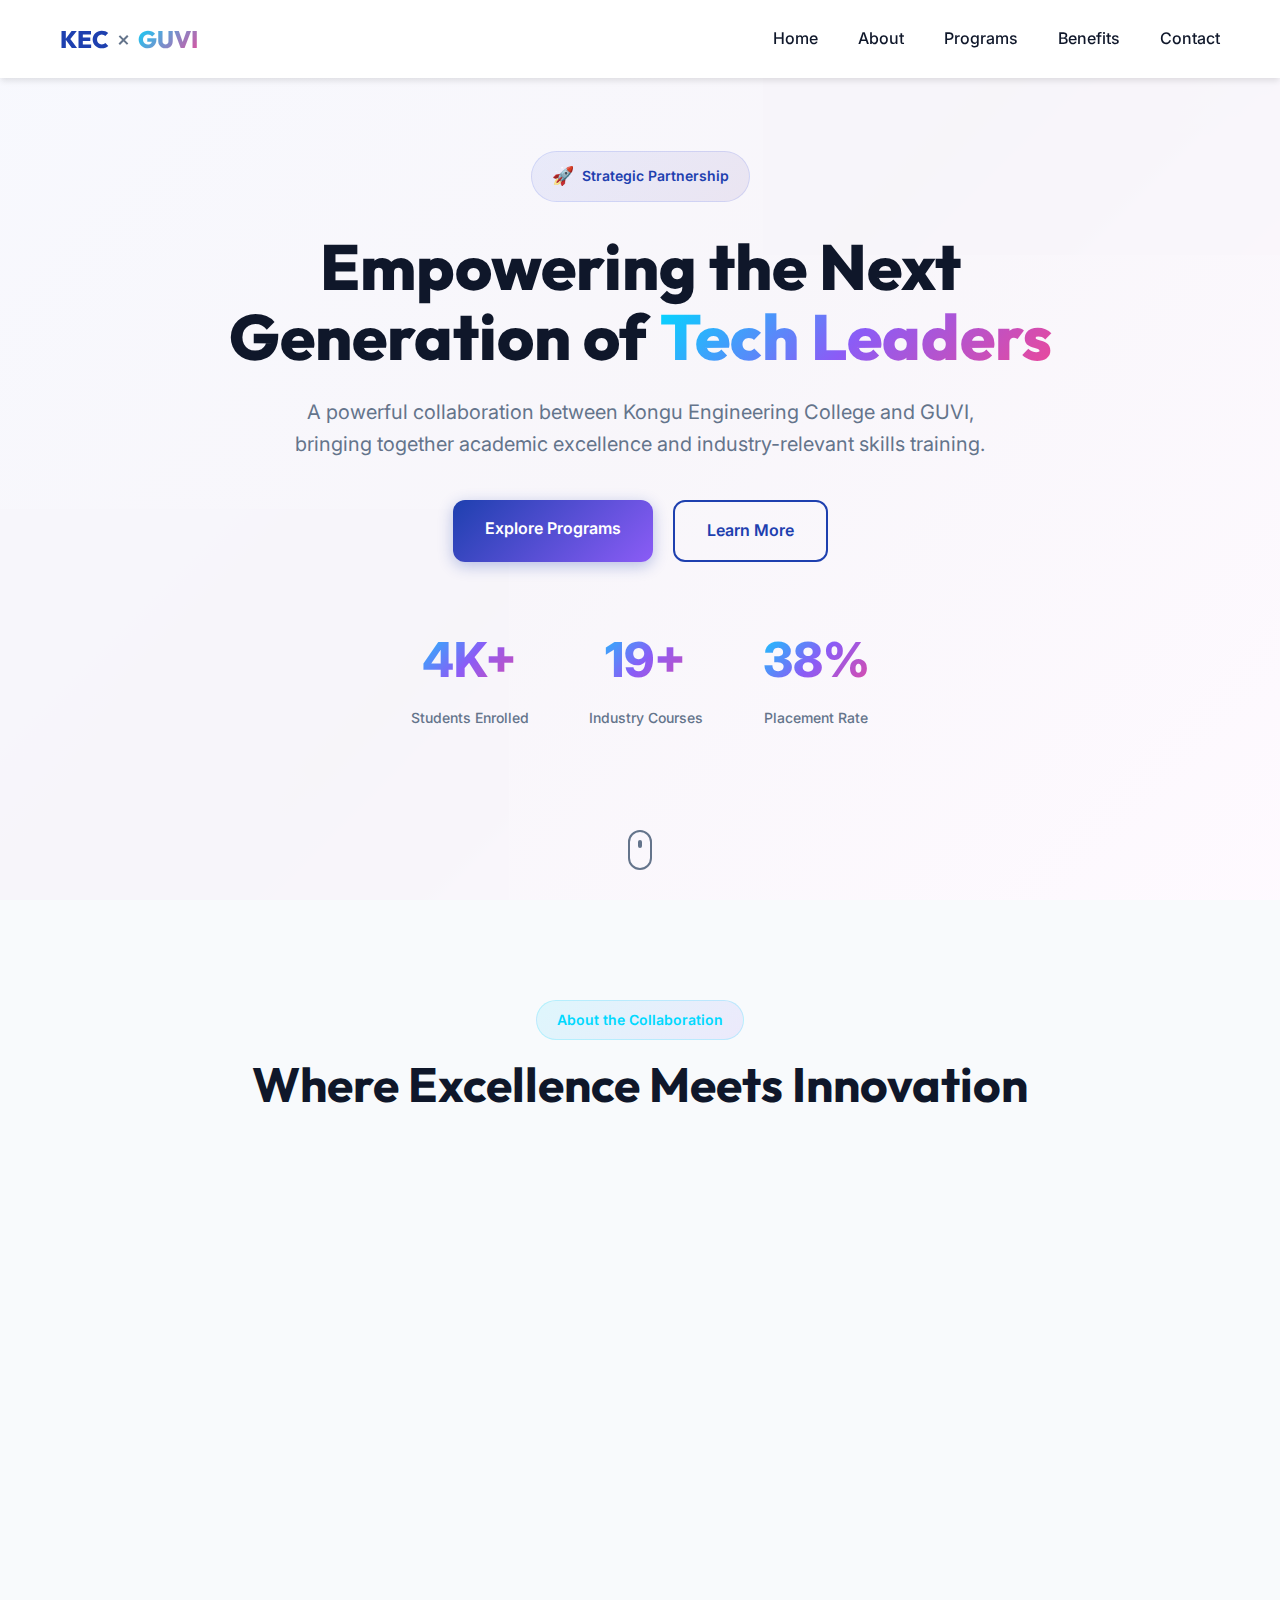
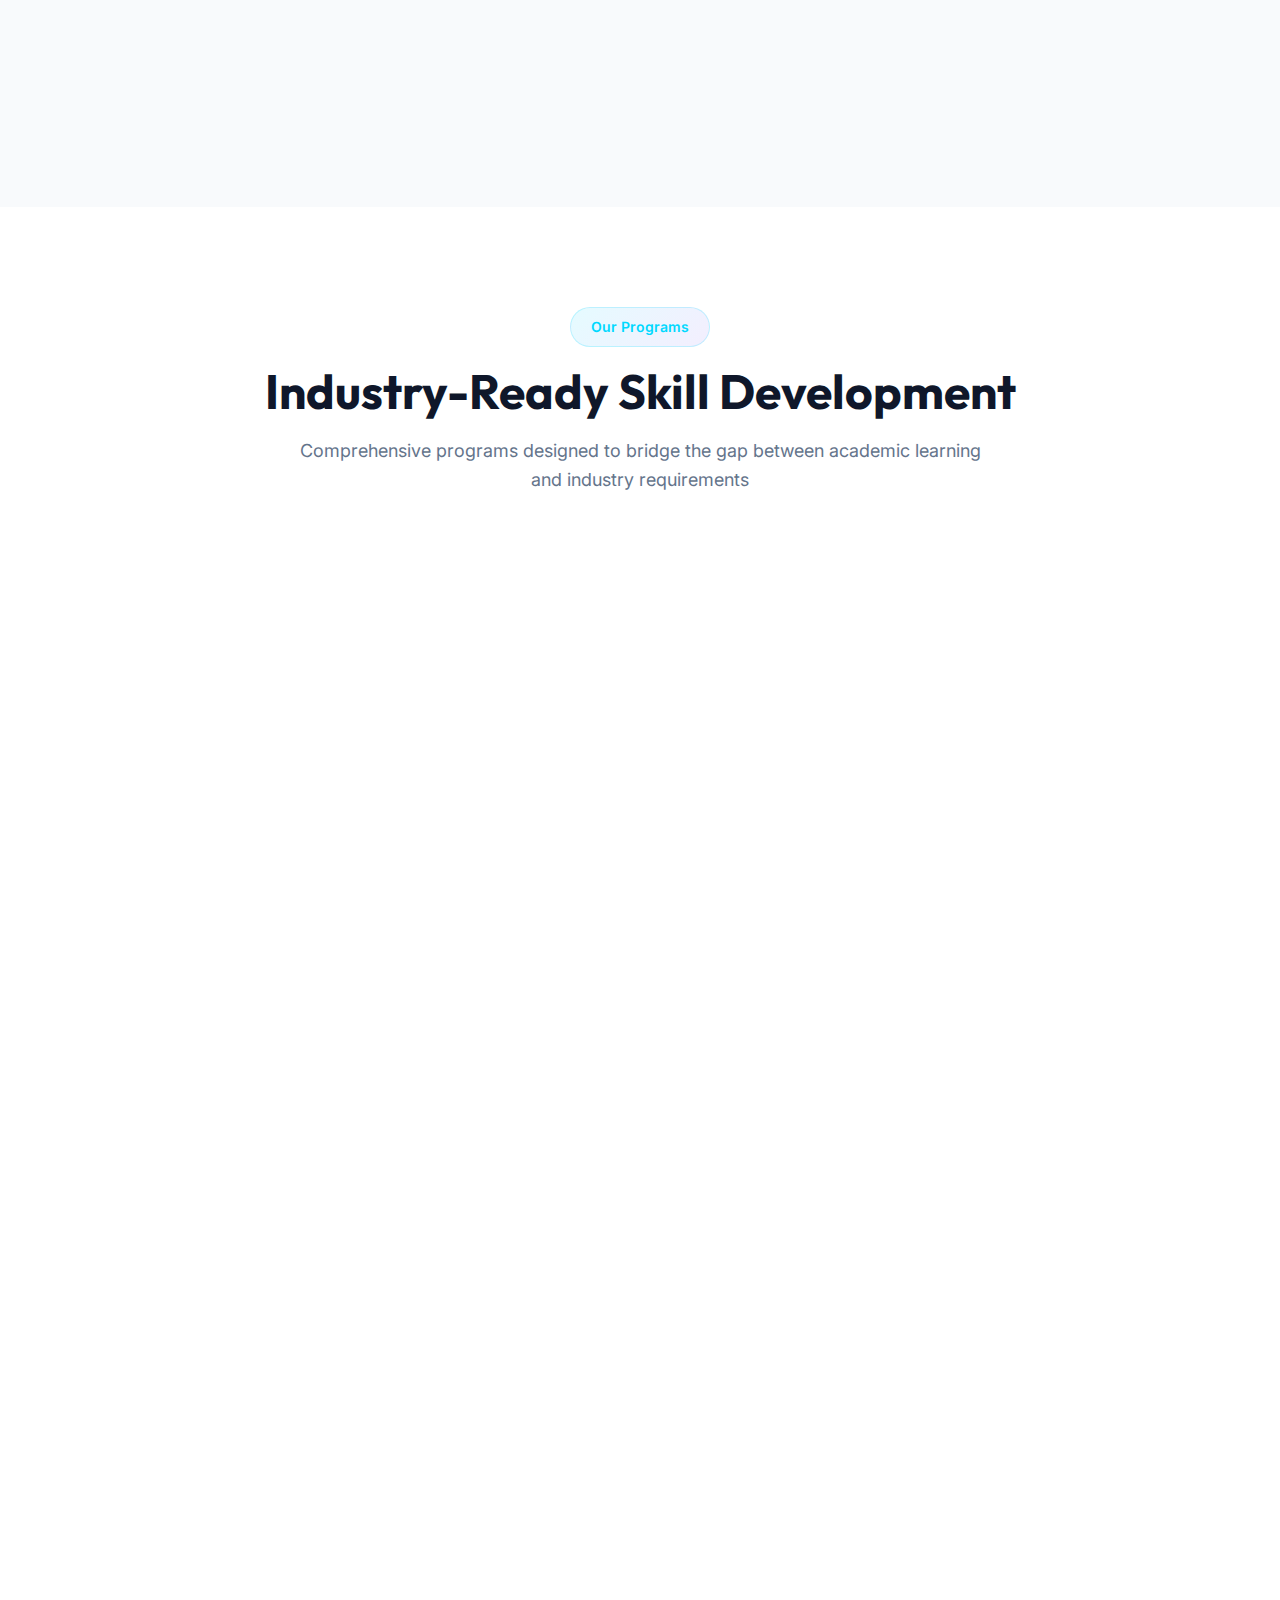
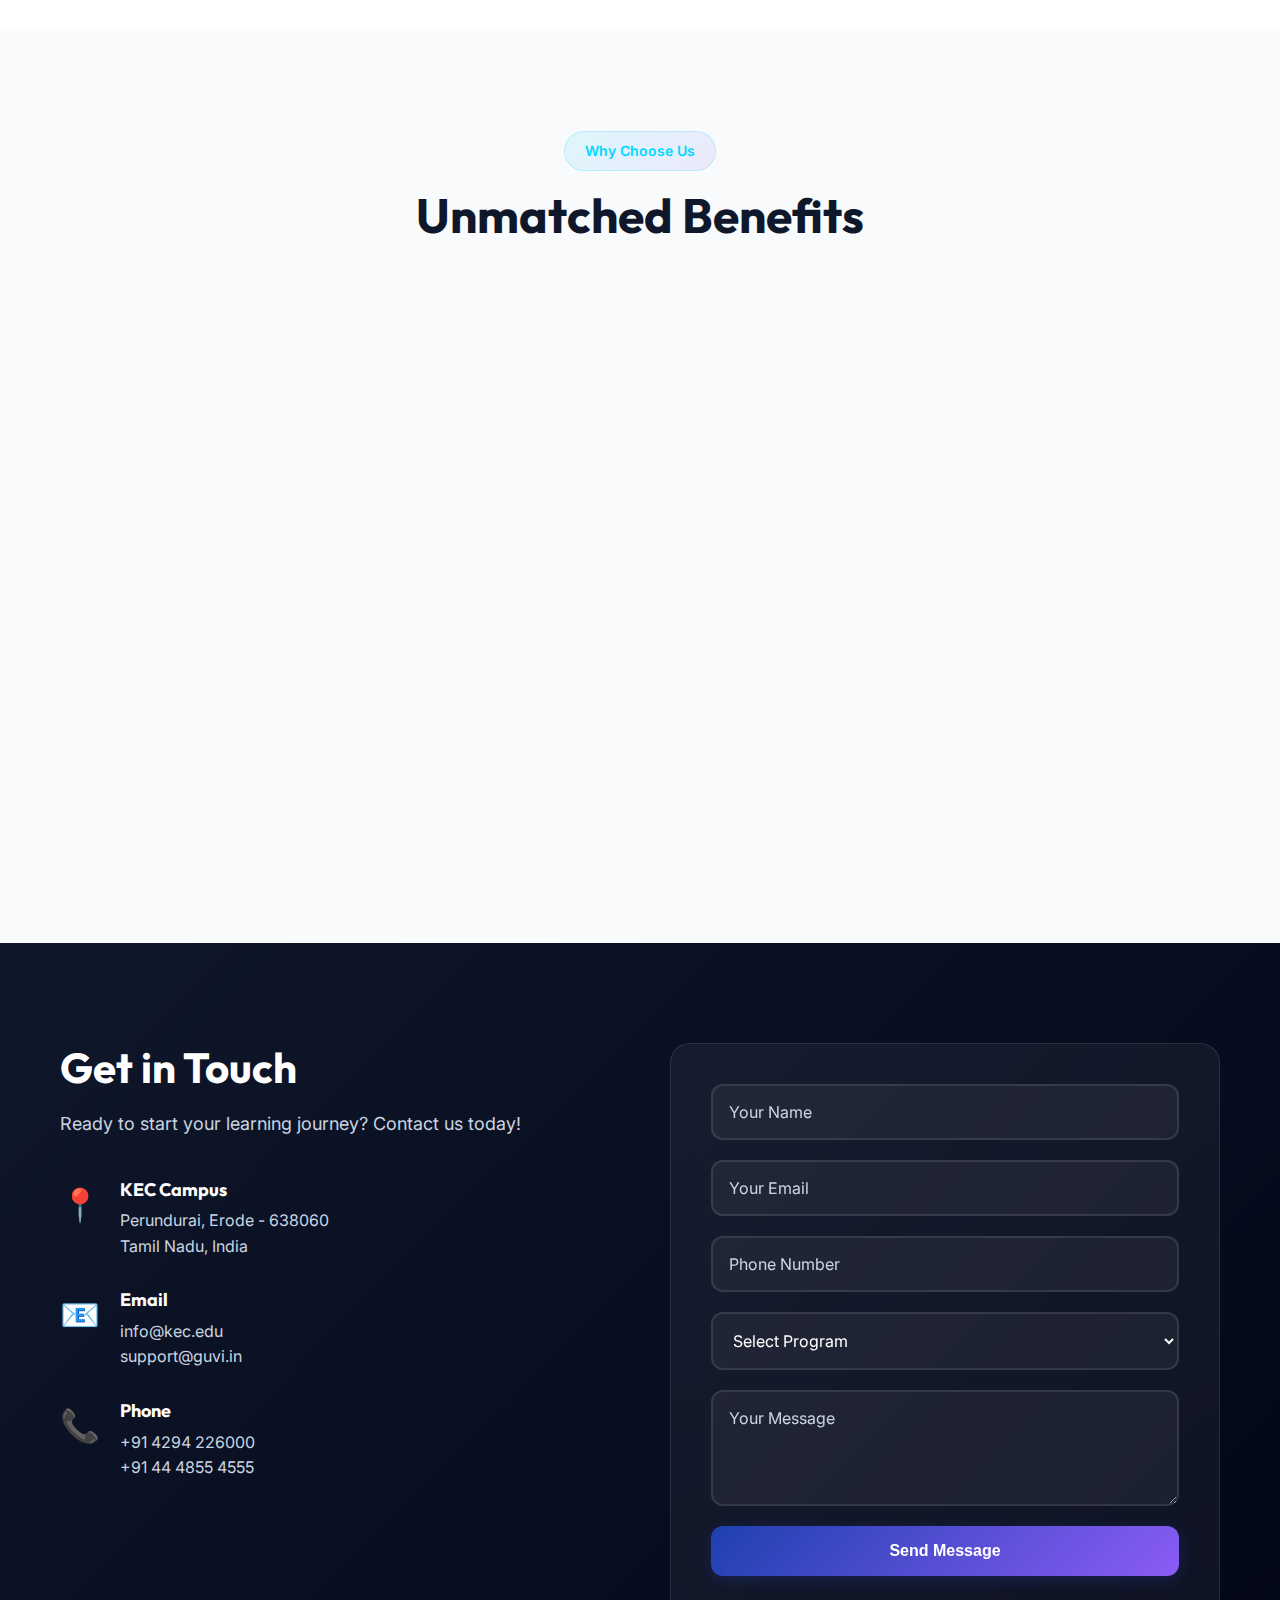
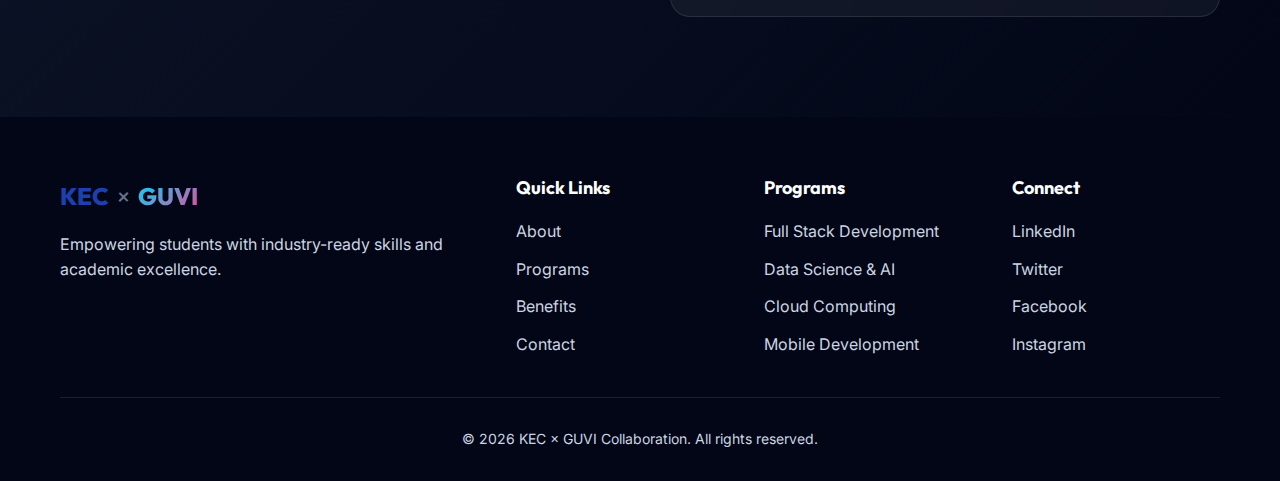
<file: GUVI/index.html>
<!DOCTYPE html>
<html lang="en">
<head>
    <meta charset="UTF-8">
    <meta name="viewport" content="width=device-width, initial-scale=1.0">
    <title>KEC × GUVI - Empowering Future Tech Leaders</title>
    <meta name="description" content="A strategic collaboration between Kongu Engineering College and GUVI to provide world-class tech education and industry-ready skills.">
    <link rel="stylesheet" href="styles.css">
    <link rel="preconnect" href="https://fonts.googleapis.com">
    <link rel="preconnect" href="https://fonts.gstatic.com" crossorigin>
    <link href="https://fonts.googleapis.com/css2?family=Inter:wght@300;400;600;700;800&family=Outfit:wght@400;600;700;800&display=swap" rel="stylesheet">
</head>
<body>
    <!-- Navigation -->
    <nav class="navbar">
        <div class="container">
            <div class="nav-content">
                <div class="logo">
                    <span class="logo-kec">KEC</span>
                    <span class="logo-divider">×</span>
                    <span class="logo-guvi">GUVI</span>
                </div>
                <ul class="nav-links">
                    <li><a href="#home">Home</a></li>
                    <li><a href="#about">About</a></li>
                    <li><a href="#programs">Programs</a></li>
                    <li><a href="#benefits">Benefits</a></li>
                    <li><a href="#contact">Contact</a></li>
                </ul>
                <button class="nav-toggle" id="navToggle">
                    <span></span>
                    <span></span>
                    <span></span>
                </button>
            </div>
        </div>
    </nav>

    <!-- Hero Section -->
    <section id="home" class="hero">
        <div class="hero-background"></div>
        <div class="container">
            <div class="hero-content">
                <div class="hero-badge">
                    <span class="badge-icon">🚀</span>
                    <span>Strategic Partnership</span>
                </div>
                <h1 class="hero-title">
                    Empowering the Next Generation of
                    <span class="gradient-text">Tech Leaders</span>
                </h1>
                <p class="hero-subtitle">
                    A powerful collaboration between Kongu Engineering College and GUVI, 
                    bringing together academic excellence and industry-relevant skills training.
                </p>
                <div class="hero-cta">
                    <a href="#programs" class="btn btn-primary">Explore Programs</a>
                    <a href="#about" class="btn btn-secondary">Learn More</a>
                </div>
                <div class="hero-stats">
                    <div class="stat-item">
                        <div class="stat-number">10,000+</div>
                        <div class="stat-label">Students Enrolled</div>
                    </div>
                    <div class="stat-item">
                        <div class="stat-number">50+</div>
                        <div class="stat-label">Industry Courses</div>
                    </div>
                    <div class="stat-item">
                        <div class="stat-number">95%</div>
                        <div class="stat-label">Placement Rate</div>
                    </div>
                </div>
            </div>
        </div>
        <div class="scroll-indicator">
            <div class="mouse"></div>
        </div>
    </section>

    <!-- About Section -->
    <section id="about" class="about">
        <div class="container">
            <div class="section-header">
                <span class="section-tag">About the Collaboration</span>
                <h2 class="section-title">Where Excellence Meets Innovation</h2>
            </div>
            <div class="about-grid">
                <div class="about-card kec-card">
                    <div class="card-icon">🎓</div>
                    <h3>Kongu Engineering College</h3>
                    <p>
                        Established in 1984, KEC is one of South India's premier engineering institutions, 
                        known for academic rigor, research excellence, and holistic student development. 
                        With state-of-the-art infrastructure and experienced faculty, KEC has been shaping 
                        engineering minds for over three decades.
                    </p>
                    <ul class="feature-list">
                        <li>NAAC A+ Accredited</li>
                        <li>NBA Accredited Programs</li>
                        <li>15+ Engineering Departments</li>
                        <li>Strong Industry Connections</li>
                    </ul>
                </div>
                <div class="about-card guvi-card">
                    <div class="card-icon">💻</div>
                    <h3>GUVI Coaching Centre</h3>
                    <p>
                        GUVI is India's leading vernacular EdTech platform, offering industry-relevant 
                        courses in programming, data science, AI/ML, and more. With a mission to make 
                        tech education accessible, GUVI has trained over 2 million learners through 
                        practical, hands-on learning experiences.
                    </p>
                    <ul class="feature-list">
                        <li>IIT Madras & IIM Incubated</li>
                        <li>2M+ Learners Worldwide</li>
                        <li>Industry-Certified Courses</li>
                        <li>Placement Assistance</li>
                    </ul>
                </div>
            </div>
        </div>
    </section>

    <!-- Programs Section -->
    <section id="programs" class="programs">
        <div class="container">
            <div class="section-header">
                <span class="section-tag">Our Programs</span>
                <h2 class="section-title">Industry-Ready Skill Development</h2>
                <p class="section-description">
                    Comprehensive programs designed to bridge the gap between academic learning and industry requirements
                </p>
            </div>
            <div class="programs-grid">
                <div class="program-card">
                    <div class="program-header">
                        <div class="program-icon">🌐</div>
                        <span class="program-badge">Popular</span>
                    </div>
                    <h3>Full Stack Development</h3>
                    <p>Master MERN stack, DevOps, and cloud technologies to become a complete web developer.</p>
                    <ul class="program-features">
                        <li>React, Node.js, MongoDB</li>
                        <li>AWS & Docker</li>
                        <li>Real-world Projects</li>
                        <li>6 Months Duration</li>
                    </ul>
                    <a href="#contact" class="program-link">Enroll Now →</a>
                </div>
                <div class="program-card">
                    <div class="program-header">
                        <div class="program-icon">🤖</div>
                        <span class="program-badge">Trending</span>
                    </div>
                    <h3>Data Science & AI</h3>
                    <p>Learn Python, machine learning, deep learning, and AI to solve real-world problems.</p>
                    <ul class="program-features">
                        <li>Python & R Programming</li>
                        <li>ML & Deep Learning</li>
                        <li>Industry Datasets</li>
                        <li>8 Months Duration</li>
                    </ul>
                    <a href="#contact" class="program-link">Enroll Now →</a>
                </div>
                <div class="program-card">
                    <div class="program-header">
                        <div class="program-icon">☁️</div>
                        <span class="program-badge">New</span>
                    </div>
                    <h3>Cloud Computing & DevOps</h3>
                    <p>Master AWS, Azure, Kubernetes, and CI/CD pipelines for modern infrastructure.</p>
                    <ul class="program-features">
                        <li>AWS & Azure Certified</li>
                        <li>Kubernetes & Docker</li>
                        <li>CI/CD Automation</li>
                        <li>5 Months Duration</li>
                    </ul>
                    <a href="#contact" class="program-link">Enroll Now →</a>
                </div>
                <div class="program-card">
                    <div class="program-header">
                        <div class="program-icon">📱</div>
                    </div>
                    <h3>Mobile App Development</h3>
                    <p>Build native and cross-platform mobile applications using Flutter and React Native.</p>
                    <ul class="program-features">
                        <li>Flutter & React Native</li>
                        <li>iOS & Android</li>
                        <li>App Store Deployment</li>
                        <li>4 Months Duration</li>
                    </ul>
                    <a href="#contact" class="program-link">Enroll Now →</a>
                </div>
                <div class="program-card">
                    <div class="program-header">
                        <div class="program-icon">🔒</div>
                    </div>
                    <h3>Cybersecurity</h3>
                    <p>Learn ethical hacking, network security, and penetration testing techniques.</p>
                    <ul class="program-features">
                        <li>Ethical Hacking</li>
                        <li>Network Security</li>
                        <li>Security Auditing</li>
                        <li>6 Months Duration</li>
                    </ul>
                    <a href="#contact" class="program-link">Enroll Now →</a>
                </div>
                <div class="program-card">
                    <div class="program-header">
                        <div class="program-icon">⚡</div>
                    </div>
                    <h3>IoT & Embedded Systems</h3>
                    <p>Design and develop smart devices using Arduino, Raspberry Pi, and IoT protocols.</p>
                    <ul class="program-features">
                        <li>Arduino & Raspberry Pi</li>
                        <li>IoT Protocols</li>
                        <li>Hardware Projects</li>
                        <li>5 Months Duration</li>
                    </ul>
                    <a href="#contact" class="program-link">Enroll Now →</a>
                </div>
            </div>
        </div>
    </section>

    <!-- Benefits Section -->
    <section id="benefits" class="benefits">
        <div class="container">
            <div class="section-header">
                <span class="section-tag">Why Choose Us</span>
                <h2 class="section-title">Unmatched Benefits</h2>
            </div>
            <div class="benefits-grid">
                <div class="benefit-card">
                    <div class="benefit-icon">🏆</div>
                    <h3>Industry Certifications</h3>
                    <p>Earn globally recognized certifications that boost your career prospects.</p>
                </div>
                <div class="benefit-card">
                    <div class="benefit-icon">👨‍💼</div>
                    <h3>Expert Mentorship</h3>
                    <p>Learn from industry professionals with years of real-world experience.</p>
                </div>
                <div class="benefit-card">
                    <div class="benefit-icon">💼</div>
                    <h3>Placement Support</h3>
                    <p>Dedicated placement assistance with top tech companies and startups.</p>
                </div>
                <div class="benefit-card">
                    <div class="benefit-icon">🛠️</div>
                    <h3>Hands-on Projects</h3>
                    <p>Build real-world projects that showcase your skills to employers.</p>
                </div>
                <div class="benefit-card">
                    <div class="benefit-icon">🌍</div>
                    <h3>Flexible Learning</h3>
                    <p>Online and offline modes to suit your schedule and learning style.</p>
                </div>
                <div class="benefit-card">
                    <div class="benefit-icon">🤝</div>
                    <h3>Community Support</h3>
                    <p>Join a vibrant community of learners and alumni for networking.</p>
                </div>
            </div>
        </div>
    </section>

    <!-- Contact Section -->
    <section id="contact" class="contact">
        <div class="container">
            <div class="contact-content">
                <div class="contact-info">
                    <h2>Get in Touch</h2>
                    <p>Ready to start your learning journey? Contact us today!</p>
                    <div class="contact-details">
                        <div class="contact-item">
                            <div class="contact-icon">📍</div>
                            <div>
                                <h4>KEC Campus</h4>
                                <p>Perundurai, Erode - 638060<br>Tamil Nadu, India</p>
                            </div>
                        </div>
                        <div class="contact-item">
                            <div class="contact-icon">📧</div>
                            <div>
                                <h4>Email</h4>
                                <p>info@kec.edu<br>support@guvi.in</p>
                            </div>
                        </div>
                        <div class="contact-item">
                            <div class="contact-icon">📞</div>
                            <div>
                                <h4>Phone</h4>
                                <p>+91 4294 226000<br>+91 44 4855 4555</p>
                            </div>
                        </div>
                    </div>
                </div>
                <div class="contact-form-wrapper">
                    <form class="contact-form" id="contactForm">
                        <div class="form-group">
                            <input type="text" id="name" placeholder="Your Name" required>
                        </div>
                        <div class="form-group">
                            <input type="email" id="email" placeholder="Your Email" required>
                        </div>
                        <div class="form-group">
                            <input type="tel" id="phone" placeholder="Phone Number" required>
                        </div>
                        <div class="form-group">
                            <select id="program" required>
                                <option value="">Select Program</option>
                                <option value="fullstack">Full Stack Development</option>
                                <option value="datascience">Data Science & AI</option>
                                <option value="cloud">Cloud Computing & DevOps</option>
                                <option value="mobile">Mobile App Development</option>
                                <option value="cybersecurity">Cybersecurity</option>
                                <option value="iot">IoT & Embedded Systems</option>
                            </select>
                        </div>
                        <div class="form-group">
                            <textarea id="message" rows="4" placeholder="Your Message"></textarea>
                        </div>
                        <button type="submit" class="btn btn-primary btn-full">Send Message</button>
                    </form>
                </div>
            </div>
        </div>
    </section>

    <!-- Footer -->
    <footer class="footer">
        <div class="container">
            <div class="footer-content">
                <div class="footer-section">
                    <div class="footer-logo">
                        <span class="logo-kec">KEC</span>
                        <span class="logo-divider">×</span>
                        <span class="logo-guvi">GUVI</span>
                    </div>
                    <p>Empowering students with industry-ready skills and academic excellence.</p>
                </div>
                <div class="footer-section">
                    <h4>Quick Links</h4>
                    <ul>
                        <li><a href="#about">About</a></li>
                        <li><a href="#programs">Programs</a></li>
                        <li><a href="#benefits">Benefits</a></li>
                        <li><a href="#contact">Contact</a></li>
                    </ul>
                </div>
                <div class="footer-section">
                    <h4>Programs</h4>
                    <ul>
                        <li><a href="#programs">Full Stack Development</a></li>
                        <li><a href="#programs">Data Science & AI</a></li>
                        <li><a href="#programs">Cloud Computing</a></li>
                        <li><a href="#programs">Mobile Development</a></li>
                    </ul>
                </div>
                <div class="footer-section">
                    <h4>Connect</h4>
                    <div class="social-links">
                        <a href="#" class="social-link">LinkedIn</a>
                        <a href="#" class="social-link">Twitter</a>
                        <a href="#" class="social-link">Facebook</a>
                        <a href="#" class="social-link">Instagram</a>
                    </div>
                </div>
            </div>
            <div class="footer-bottom">
                <p>&copy; 2026 KEC × GUVI Collaboration. All rights reserved.</p>
            </div>
        </div>
    </footer>

    <script src="script.js"></script>
</body>
</html>
</file>
<file: GUVI/styles.css>
/* ===== CSS VARIABLES ===== */
:root {
    /* Colors */
    --primary-kec: #1e40af;
    --primary-guvi: #00d9ff;
    --accent-purple: #8b5cf6;
    --accent-pink: #ec4899;
    --dark-bg: #0f172a;
    --darker-bg: #020617;
    --light-bg: #f8fafc;
    --text-primary: #0f172a;
    --text-secondary: #64748b;
    --text-light: #cbd5e1;
    --white: #ffffff;
    
    /* Gradients */
    --gradient-primary: linear-gradient(135deg, var(--primary-kec) 0%, var(--accent-purple) 100%);
    --gradient-secondary: linear-gradient(135deg, var(--primary-guvi) 0%, var(--accent-pink) 100%);
    --gradient-hero: linear-gradient(135deg, #667eea 0%, #764ba2 100%);
    --gradient-text: linear-gradient(135deg, var(--primary-guvi) 0%, var(--accent-purple) 50%, var(--accent-pink) 100%);
    
    /* Spacing */
    --section-padding: 100px 0;
    --container-padding: 0 20px;
    
    /* Shadows */
    --shadow-sm: 0 1px 2px 0 rgba(0, 0, 0, 0.05);
    --shadow-md: 0 4px 6px -1px rgba(0, 0, 0, 0.1);
    --shadow-lg: 0 10px 15px -3px rgba(0, 0, 0, 0.1);
    --shadow-xl: 0 20px 25px -5px rgba(0, 0, 0, 0.1);
    --shadow-glow: 0 0 30px rgba(0, 217, 255, 0.3);
    
    /* Transitions */
    --transition-fast: 0.2s ease;
    --transition-normal: 0.3s ease;
    --transition-slow: 0.5s ease;
}

/* ===== RESET & BASE STYLES ===== */
* {
    margin: 0;
    padding: 0;
    box-sizing: border-box;
}

html {
    scroll-behavior: smooth;
}

body {
    font-family: 'Inter', sans-serif;
    line-height: 1.6;
    color: var(--text-primary);
    background-color: var(--white);
    overflow-x: hidden;
}

h1, h2, h3, h4, h5, h6 {
    font-family: 'Outfit', sans-serif;
    font-weight: 700;
    line-height: 1.2;
}

a {
    text-decoration: none;
    color: inherit;
    transition: var(--transition-normal);
}

ul {
    list-style: none;
}

img {
    max-width: 100%;
    height: auto;
}

.container {
    max-width: 1200px;
    margin: 0 auto;
    padding: var(--container-padding);
}

/* ===== NAVIGATION ===== */
.navbar {
    position: fixed;
    top: 0;
    left: 0;
    right: 0;
    background: rgba(255, 255, 255, 0.95);
    backdrop-filter: blur(10px);
    box-shadow: var(--shadow-md);
    z-index: 1000;
    transition: var(--transition-normal);
}

.navbar.scrolled {
    background: rgba(255, 255, 255, 0.98);
    box-shadow: var(--shadow-lg);
}

.nav-content {
    display: flex;
    justify-content: space-between;
    align-items: center;
    padding: 20px 0;
}

.logo {
    font-family: 'Outfit', sans-serif;
    font-size: 24px;
    font-weight: 800;
    display: flex;
    align-items: center;
    gap: 8px;
}

.logo-kec {
    color: var(--primary-kec);
}

.logo-divider {
    color: var(--text-secondary);
    font-weight: 400;
}

.logo-guvi {
    background: var(--gradient-secondary);
    -webkit-background-clip: text;
    -webkit-text-fill-color: transparent;
    background-clip: text;
}

.nav-links {
    display: flex;
    gap: 40px;
    align-items: center;
}

.nav-links a {
    font-weight: 500;
    color: var(--text-primary);
    position: relative;
    transition: var(--transition-normal);
}

.nav-links a::after {
    content: '';
    position: absolute;
    bottom: -5px;
    left: 0;
    width: 0;
    height: 2px;
    background: var(--gradient-secondary);
    transition: var(--transition-normal);
}

.nav-links a:hover {
    color: var(--primary-guvi);
}

.nav-links a:hover::after {
    width: 100%;
}

.nav-toggle {
    display: none;
    flex-direction: column;
    gap: 5px;
    background: none;
    border: none;
    cursor: pointer;
}

.nav-toggle span {
    width: 25px;
    height: 3px;
    background: var(--text-primary);
    border-radius: 3px;
    transition: var(--transition-normal);
}

/* ===== HERO SECTION ===== */
.hero {
    min-height: 100vh;
    display: flex;
    align-items: center;
    justify-content: center;
    position: relative;
    padding-top: 80px;
    overflow: hidden;
}

.hero-background {
    position: absolute;
    top: 0;
    left: 0;
    right: 0;
    bottom: 0;
    background: linear-gradient(135deg, #667eea 0%, #764ba2 50%, #f093fb 100%);
    opacity: 0.05;
    z-index: -1;
}

.hero-background::before {
    content: '';
    position: absolute;
    top: -50%;
    right: -20%;
    width: 600px;
    height: 600px;
    background: radial-gradient(circle, var(--primary-guvi) 0%, transparent 70%);
    opacity: 0.1;
    animation: float 20s ease-in-out infinite;
}

.hero-background::after {
    content: '';
    position: absolute;
    bottom: -30%;
    left: -10%;
    width: 500px;
    height: 500px;
    background: radial-gradient(circle, var(--accent-purple) 0%, transparent 70%);
    opacity: 0.1;
    animation: float 15s ease-in-out infinite reverse;
}

@keyframes float {
    0%, 100% { transform: translate(0, 0) rotate(0deg); }
    33% { transform: translate(30px, -30px) rotate(120deg); }
    66% { transform: translate(-20px, 20px) rotate(240deg); }
}

.hero-content {
    text-align: center;
    max-width: 900px;
    margin: 0 auto;
    padding: 40px 20px;
}

.hero-badge {
    display: inline-flex;
    align-items: center;
    gap: 8px;
    background: linear-gradient(135deg, rgba(102, 126, 234, 0.1) 0%, rgba(118, 75, 162, 0.1) 100%);
    border: 1px solid rgba(102, 126, 234, 0.2);
    padding: 10px 20px;
    border-radius: 50px;
    font-size: 14px;
    font-weight: 600;
    color: var(--primary-kec);
    margin-bottom: 30px;
    animation: fadeInDown 0.8s ease;
}

.badge-icon {
    font-size: 18px;
}

.hero-title {
    font-size: 64px;
    font-weight: 800;
    margin-bottom: 24px;
    line-height: 1.1;
    animation: fadeInUp 0.8s ease 0.2s both;
}

.gradient-text {
    background: var(--gradient-text);
    -webkit-background-clip: text;
    -webkit-text-fill-color: transparent;
    background-clip: text;
    display: inline-block;
}

.hero-subtitle {
    font-size: 20px;
    color: var(--text-secondary);
    margin-bottom: 40px;
    max-width: 700px;
    margin-left: auto;
    margin-right: auto;
    animation: fadeInUp 0.8s ease 0.4s both;
}

.hero-cta {
    display: flex;
    gap: 20px;
    justify-content: center;
    margin-bottom: 60px;
    animation: fadeInUp 0.8s ease 0.6s both;
}

.btn {
    padding: 16px 32px;
    border-radius: 12px;
    font-weight: 600;
    font-size: 16px;
    cursor: pointer;
    transition: all var(--transition-normal);
    border: none;
    display: inline-block;
}

.btn-primary {
    background: var(--gradient-primary);
    color: var(--white);
    box-shadow: 0 4px 15px rgba(30, 64, 175, 0.3);
}

.btn-primary:hover {
    transform: translateY(-2px);
    box-shadow: 0 8px 25px rgba(30, 64, 175, 0.4);
}

.btn-secondary {
    background: transparent;
    color: var(--primary-kec);
    border: 2px solid var(--primary-kec);
}

.btn-secondary:hover {
    background: var(--primary-kec);
    color: var(--white);
    transform: translateY(-2px);
}

.btn-full {
    width: 100%;
}

.hero-stats {
    display: flex;
    justify-content: center;
    gap: 60px;
    animation: fadeInUp 0.8s ease 0.8s both;
}

.stat-item {
    text-align: center;
}

.stat-number {
    font-size: 48px;
    font-weight: 800;
    background: var(--gradient-text);
    -webkit-background-clip: text;
    -webkit-text-fill-color: transparent;
    background-clip: text;
    margin-bottom: 8px;
}

.stat-label {
    font-size: 14px;
    color: var(--text-secondary);
    font-weight: 500;
}

.scroll-indicator {
    position: absolute;
    bottom: 30px;
    left: 50%;
    transform: translateX(-50%);
    animation: bounce 2s infinite;
}

.mouse {
    width: 24px;
    height: 40px;
    border: 2px solid var(--text-secondary);
    border-radius: 12px;
    position: relative;
}

.mouse::before {
    content: '';
    position: absolute;
    top: 8px;
    left: 50%;
    transform: translateX(-50%);
    width: 4px;
    height: 8px;
    background: var(--text-secondary);
    border-radius: 2px;
    animation: scroll 2s infinite;
}

@keyframes bounce {
    0%, 100% { transform: translateX(-50%) translateY(0); }
    50% { transform: translateX(-50%) translateY(-10px); }
}

@keyframes scroll {
    0% { opacity: 1; transform: translateX(-50%) translateY(0); }
    100% { opacity: 0; transform: translateX(-50%) translateY(15px); }
}

@keyframes fadeInDown {
    from {
        opacity: 0;
        transform: translateY(-20px);
    }
    to {
        opacity: 1;
        transform: translateY(0);
    }
}

@keyframes fadeInUp {
    from {
        opacity: 0;
        transform: translateY(20px);
    }
    to {
        opacity: 1;
        transform: translateY(0);
    }
}

/* ===== SECTION STYLES ===== */
section {
    padding: var(--section-padding);
}

.section-header {
    text-align: center;
    margin-bottom: 60px;
}

.section-tag {
    display: inline-block;
    background: linear-gradient(135deg, rgba(0, 217, 255, 0.1) 0%, rgba(139, 92, 246, 0.1) 100%);
    border: 1px solid rgba(0, 217, 255, 0.2);
    padding: 8px 20px;
    border-radius: 50px;
    font-size: 14px;
    font-weight: 600;
    color: var(--primary-guvi);
    margin-bottom: 16px;
}

.section-title {
    font-size: 48px;
    margin-bottom: 16px;
    color: var(--text-primary);
}

.section-description {
    font-size: 18px;
    color: var(--text-secondary);
    max-width: 700px;
    margin: 0 auto;
}

/* ===== ABOUT SECTION ===== */
.about {
    background: var(--light-bg);
}

.about-grid {
    display: grid;
    grid-template-columns: repeat(auto-fit, minmax(450px, 1fr));
    gap: 40px;
}

.about-card {
    background: var(--white);
    padding: 40px;
    border-radius: 20px;
    box-shadow: var(--shadow-lg);
    transition: var(--transition-normal);
    position: relative;
    overflow: hidden;
}

.about-card::before {
    content: '';
    position: absolute;
    top: 0;
    left: 0;
    right: 0;
    height: 4px;
    background: var(--gradient-primary);
    transform: scaleX(0);
    transform-origin: left;
    transition: var(--transition-normal);
}

.about-card:hover::before {
    transform: scaleX(1);
}

.about-card:hover {
    transform: translateY(-5px);
    box-shadow: var(--shadow-xl);
}

.guvi-card::before {
    background: var(--gradient-secondary);
}

.card-icon {
    font-size: 48px;
    margin-bottom: 20px;
}

.about-card h3 {
    font-size: 28px;
    margin-bottom: 16px;
    color: var(--text-primary);
}

.about-card p {
    color: var(--text-secondary);
    margin-bottom: 24px;
    line-height: 1.8;
}

.feature-list {
    display: grid;
    gap: 12px;
}

.feature-list li {
    display: flex;
    align-items: center;
    color: var(--text-secondary);
    font-weight: 500;
}

.feature-list li::before {
    content: '✓';
    display: inline-block;
    width: 24px;
    height: 24px;
    background: linear-gradient(135deg, var(--primary-guvi) 0%, var(--accent-purple) 100%);
    color: var(--white);
    border-radius: 50%;
    text-align: center;
    line-height: 24px;
    margin-right: 12px;
    font-size: 14px;
    flex-shrink: 0;
}

/* ===== PROGRAMS SECTION ===== */
.programs-grid {
    display: grid;
    grid-template-columns: repeat(auto-fit, minmax(350px, 1fr));
    gap: 30px;
}

.program-card {
    background: var(--white);
    padding: 32px;
    border-radius: 20px;
    border: 2px solid #e2e8f0;
    transition: all var(--transition-normal);
    position: relative;
    overflow: hidden;
}

.program-card::before {
    content: '';
    position: absolute;
    top: 0;
    left: 0;
    right: 0;
    bottom: 0;
    background: var(--gradient-primary);
    opacity: 0;
    transition: var(--transition-normal);
    z-index: -1;
}

.program-card:hover {
    transform: translateY(-8px);
    border-color: transparent;
    box-shadow: var(--shadow-xl);
    color: var(--white);
}

.program-card:hover::before {
    opacity: 1;
}

.program-card:hover h3,
.program-card:hover p,
.program-card:hover .program-features li {
    color: var(--white);
}

.program-header {
    display: flex;
    justify-content: space-between;
    align-items: flex-start;
    margin-bottom: 20px;
}

.program-icon {
    font-size: 40px;
}

.program-badge {
    background: linear-gradient(135deg, var(--accent-pink) 0%, var(--accent-purple) 100%);
    color: var(--white);
    padding: 6px 14px;
    border-radius: 20px;
    font-size: 12px;
    font-weight: 600;
}

.program-card h3 {
    font-size: 24px;
    margin-bottom: 12px;
    color: var(--text-primary);
    transition: var(--transition-normal);
}

.program-card p {
    color: var(--text-secondary);
    margin-bottom: 20px;
    line-height: 1.6;
    transition: var(--transition-normal);
}

.program-features {
    display: grid;
    gap: 10px;
    margin-bottom: 24px;
}

.program-features li {
    display: flex;
    align-items: center;
    color: var(--text-secondary);
    font-size: 14px;
    transition: var(--transition-normal);
}

.program-features li::before {
    content: '→';
    margin-right: 10px;
    font-weight: bold;
}

.program-link {
    display: inline-flex;
    align-items: center;
    font-weight: 600;
    color: var(--primary-guvi);
    transition: var(--transition-normal);
}

.program-card:hover .program-link {
    color: var(--white);
}

.program-link:hover {
    transform: translateX(5px);
}

/* ===== BENEFITS SECTION ===== */
.benefits {
    background: var(--light-bg);
}

.benefits-grid {
    display: grid;
    grid-template-columns: repeat(auto-fit, minmax(300px, 1fr));
    gap: 30px;
}

.benefit-card {
    background: var(--white);
    padding: 32px;
    border-radius: 20px;
    text-align: center;
    transition: all var(--transition-normal);
    border: 2px solid transparent;
}

.benefit-card:hover {
    transform: translateY(-5px);
    border-color: var(--primary-guvi);
    box-shadow: var(--shadow-xl);
}

.benefit-icon {
    font-size: 48px;
    margin-bottom: 20px;
    display: inline-block;
    transition: var(--transition-normal);
}

.benefit-card:hover .benefit-icon {
    transform: scale(1.1) rotate(5deg);
}

.benefit-card h3 {
    font-size: 22px;
    margin-bottom: 12px;
    color: var(--text-primary);
}

.benefit-card p {
    color: var(--text-secondary);
    line-height: 1.6;
}

/* ===== CONTACT SECTION ===== */
.contact {
    background: linear-gradient(135deg, var(--dark-bg) 0%, var(--darker-bg) 100%);
    color: var(--white);
}

.contact-content {
    display: grid;
    grid-template-columns: 1fr 1fr;
    gap: 60px;
    align-items: start;
}

.contact-info h2 {
    font-size: 42px;
    margin-bottom: 16px;
}

.contact-info > p {
    color: var(--text-light);
    font-size: 18px;
    margin-bottom: 40px;
}

.contact-details {
    display: grid;
    gap: 30px;
}

.contact-item {
    display: flex;
    gap: 20px;
    align-items: flex-start;
}

.contact-icon {
    font-size: 32px;
    flex-shrink: 0;
}

.contact-item h4 {
    font-size: 18px;
    margin-bottom: 8px;
    color: var(--white);
}

.contact-item p {
    color: var(--text-light);
    line-height: 1.6;
}

.contact-form-wrapper {
    background: rgba(255, 255, 255, 0.05);
    backdrop-filter: blur(10px);
    padding: 40px;
    border-radius: 20px;
    border: 1px solid rgba(255, 255, 255, 0.1);
}

.contact-form {
    display: grid;
    gap: 20px;
}

.form-group {
    display: grid;
}

.form-group input,
.form-group select,
.form-group textarea {
    padding: 16px;
    border-radius: 12px;
    border: 2px solid rgba(255, 255, 255, 0.1);
    background: rgba(255, 255, 255, 0.05);
    color: var(--white);
    font-family: 'Inter', sans-serif;
    font-size: 16px;
    transition: var(--transition-normal);
}

.form-group input::placeholder,
.form-group textarea::placeholder {
    color: var(--text-light);
}

.form-group input:focus,
.form-group select:focus,
.form-group textarea:focus {
    outline: none;
    border-color: var(--primary-guvi);
    background: rgba(255, 255, 255, 0.08);
}

.form-group select {
    cursor: pointer;
}

.form-group select option {
    background: var(--dark-bg);
    color: var(--white);
}

/* ===== FOOTER ===== */
.footer {
    background: var(--darker-bg);
    color: var(--text-light);
    padding: 60px 0 30px;
}

.footer-content {
    display: grid;
    grid-template-columns: 2fr 1fr 1fr 1fr;
    gap: 40px;
    margin-bottom: 40px;
}

.footer-logo {
    font-family: 'Outfit', sans-serif;
    font-size: 24px;
    font-weight: 800;
    display: flex;
    align-items: center;
    gap: 8px;
    margin-bottom: 16px;
}

.footer-section p {
    color: var(--text-light);
    line-height: 1.6;
}

.footer-section h4 {
    color: var(--white);
    margin-bottom: 20px;
    font-size: 18px;
}

.footer-section ul {
    display: grid;
    gap: 12px;
}

.footer-section ul a {
    color: var(--text-light);
    transition: var(--transition-normal);
}

.footer-section ul a:hover {
    color: var(--primary-guvi);
    padding-left: 5px;
}

.social-links {
    display: flex;
    flex-direction: column;
    gap: 12px;
}

.social-link {
    color: var(--text-light);
    transition: var(--transition-normal);
}

.social-link:hover {
    color: var(--primary-guvi);
}

.footer-bottom {
    text-align: center;
    padding-top: 30px;
    border-top: 1px solid rgba(255, 255, 255, 0.1);
}

.footer-bottom p {
    color: var(--text-light);
    font-size: 14px;
}

/* ===== RESPONSIVE DESIGN ===== */
@media (max-width: 968px) {
    .hero-title {
        font-size: 48px;
    }
    
    .section-title {
        font-size: 36px;
    }
    
    .about-grid {
        grid-template-columns: 1fr;
    }
    
    .contact-content {
        grid-template-columns: 1fr;
    }
    
    .footer-content {
        grid-template-columns: 1fr 1fr;
    }
}

@media (max-width: 768px) {
    .nav-links {
        position: fixed;
        top: 80px;
        left: -100%;
        width: 100%;
        height: calc(100vh - 80px);
        background: var(--white);
        flex-direction: column;
        justify-content: flex-start;
        padding: 40px 20px;
        transition: var(--transition-normal);
        box-shadow: var(--shadow-xl);
    }
    
    .nav-links.active {
        left: 0;
    }
    
    .nav-toggle {
        display: flex;
    }
    
    .hero-title {
        font-size: 36px;
    }
    
    .hero-subtitle {
        font-size: 16px;
    }
    
    .hero-cta {
        flex-direction: column;
    }
    
    .hero-stats {
        flex-direction: column;
        gap: 30px;
    }
    
    .section-title {
        font-size: 32px;
    }
    
    .programs-grid,
    .benefits-grid {
        grid-template-columns: 1fr;
    }
    
    .footer-content {
        grid-template-columns: 1fr;
    }
}

@media (max-width: 480px) {
    .hero-title {
        font-size: 28px;
    }
    
    .stat-number {
        font-size: 36px;
    }
    
    .about-grid {
        grid-template-columns: 1fr;
    }
    
    .about-card {
        padding: 24px;
    }
}
</file>
